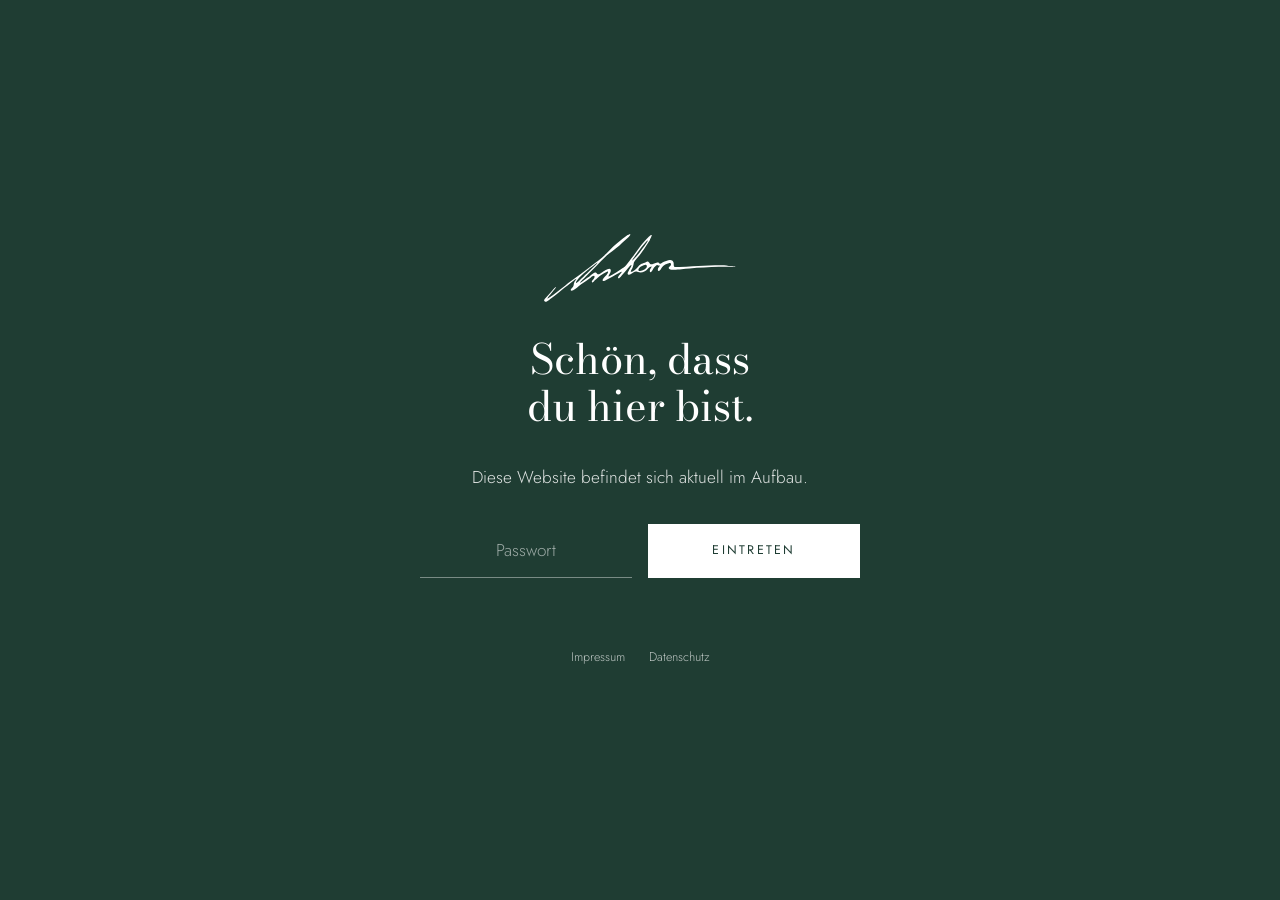
<file: index.html>
<!doctype html>
<html lang="de">
<head>
<meta charset="utf-8">
<meta name="viewport" content="width=device-width,initial-scale=1,viewport-fit=cover">
<title>Anhorn Culinary Consulting – Beratung für Gemeinschaftsverpflegung &amp; Events</title>
<meta name="description" content="Küchenmeister Uwe Anhorn berät Gemeinschaftsverpflegung und hochwertige Firmenveranstaltungen: Speiseplan, Kalkulation, Küchenorganisation und Eventkonzepte.">
<meta property="og:title" content="Anhorn Culinary Consulting">
<meta property="og:description" content="Gute Küche für viele Gäste. Beratung für Gemeinschaftsverpflegung und hochwertige Firmenveranstaltungen.">
<meta property="og:image" content="https://anhorn-culinary.de/assets/img/uwe.webp">
<meta property="og:url" content="https://anhorn-culinary.de/">
<meta property="og:type" content="website">
<link rel="canonical" href="https://anhorn-culinary.de/">
<link rel="icon" href="favicon.svg" type="image/svg+xml">
<link rel="stylesheet" href="assets/fonts.css">
<link rel="preload" href="assets/fonts/bodoni-moda-latin-400-normal.woff2" as="font" type="font/woff2" crossorigin>
<meta name="robots" content="noindex, nofollow">
<script>
/* Baustellen-Sperre: blendet die Seite für Besucher ohne Passwort aus. Zum Livegang diesen Block, das #gate-Element und die robots-Zeile entfernen. */
(function(){var ok=false;try{ok=sessionStorage.getItem('aca-ok')==='1'}catch(e){}if(!ok)document.documentElement.classList.add('locked')})();
</script>
<style>html,body{margin:0}img{max-width:100%}[hidden]{display:none!important}
html.locked #site{display:none}html:not(.locked) #gate{display:none}
#gate{min-height:100vh;min-height:100svh;background:#1F3D33;color:#fff;display:flex;align-items:center;justify-content:center;font-family:"Jost","Futura","Avenir Next","Helvetica Neue",Arial,sans-serif;font-weight:300;padding:48px max(24px,env(safe-area-inset-right,0px)) 48px max(24px,env(safe-area-inset-left,0px));box-sizing:border-box}
#gate .in{max-width:440px;width:100%;display:grid;gap:32px;text-align:center;justify-items:center}
#gate svg{height:72px;width:auto;color:#fff}
#gate h1{font-family:"Bodoni Moda","Didot",Georgia,serif;font-weight:400;font-size:clamp(1.9rem,1.5rem + 1.6vw,2.6rem);line-height:1.15;margin:0}
#gate p{margin:0;line-height:1.7;color:rgba(255,255,255,.85)}
#gate form{display:grid;gap:16px;width:100%}
#gate input{font:inherit;font-weight:300;color:#fff;background:transparent;border:0;border-bottom:1px solid rgba(255,255,255,.4);padding:10px 0;text-align:center;border-radius:0;width:100%;box-sizing:border-box}
#gate input:focus{outline:none;border-bottom-color:#fff}
#gate input::placeholder{color:rgba(255,255,255,.55)}
#gate button{font:inherit;font-size:.78rem;letter-spacing:.18em;text-transform:uppercase;font-weight:400;padding:15px 28px;border:1px solid #fff;background:#fff;color:#1F3D33;cursor:pointer}
#gate button:hover{background:transparent;color:#fff}
#gate .err{min-height:1.5em;font-size:.9rem}
#gate .legal{display:flex;gap:24px;font-size:.78rem}
#gate .legal a{color:rgba(255,255,255,.7);text-decoration:none}
</style>
<style>
/* Layout: zwei Farben, viel Weißraum. Weiße Inhaltsflächen mit grüner Schrift, ein grünes Band für den Kontakt. Bewusst eine einzige helle Optik. */
:root{
  --white:#FFFFFF;
  --green:#1F3D33;
  --green-80:rgba(31,61,51,.78);
  --green-60:rgba(31,61,51,.6);
  --line:rgba(31,61,51,.16);
  --line-inv:rgba(255,255,255,.28);
  --display:"Bodoni Moda","Didot","Bodoni 72",Georgia,serif;
  --body:"Jost","Futura","Avenir Next","Helvetica Neue",Arial,sans-serif;
  --step-0:clamp(1rem,.96rem + .2vw,1.075rem);
  --step-1:clamp(1.2rem,1.1rem + .4vw,1.4rem);
  --step-2:clamp(1.8rem,1.5rem + 1.3vw,2.6rem);
  --step-3:clamp(2.4rem,1.8rem + 2.8vw,4.2rem);
  color-scheme:light;
}
*{box-sizing:border-box}
html{scroll-behavior:smooth}
@media (prefers-reduced-motion:reduce){html{scroll-behavior:auto}*{transition:none!important}}
body{background:var(--white);color:var(--green);font-family:var(--body);font-weight:300;font-size:var(--step-0);line-height:1.7}
body::before{content:"";position:fixed;inset:0 0 auto;height:env(safe-area-inset-top,0px);z-index:10;background:var(--white);transition:background .35s}
html.at-top body::before{background:transparent}
section[id]{scroll-margin-top:96px}
.wrap{max-width:1240px;margin:0 auto;padding-left:max(16px,env(safe-area-inset-left,0px));padding-right:max(16px,env(safe-area-inset-right,0px))}
@media (min-width:700px){.wrap{padding-left:max(64px,env(safe-area-inset-left,0px));padding-right:max(64px,env(safe-area-inset-right,0px))}}
h1,h2,h3{font-family:var(--display);font-weight:400;line-height:1.12;text-wrap:balance;margin:0}
p{margin:0}
a{color:inherit}
:focus-visible{outline:1px solid currentColor;outline-offset:4px}
.eyebrow{font-size:.72rem;letter-spacing:.24em;text-transform:uppercase;font-weight:400;color:var(--green-60)}

#site[data-lang="de"] .en,#site[data-lang="en"] .de{display:none!important}

/* Header */
header{position:fixed;left:0;right:0;top:env(safe-area-inset-top,0px);z-index:9;background:var(--white);transition:background .35s,color .35s}
html.at-top header{background:transparent}
html.at-top header .logo,html.at-top nav .links a,html.at-top .lang button,html.at-top .lang button[aria-pressed="true"]{color:var(--white)}
html.at-top .lang button{opacity:.75}html.at-top .lang button[aria-pressed="true"]{opacity:1}
.bar{display:flex;align-items:center;justify-content:space-between;gap:24px;padding-block:22px}
.logo{display:block;color:var(--green);line-height:0}
.logo svg{height:56px;width:auto;display:block}
nav{display:flex;align-items:center;gap:32px}
nav .links{display:flex;gap:28px}
nav .links a{text-decoration:none;font-size:.78rem;letter-spacing:.16em;text-transform:uppercase;font-weight:400;color:var(--green-80)}
nav .links a:hover{color:var(--green)}
.lang{display:flex;gap:2px;font-size:.74rem;letter-spacing:.14em}
.lang button{all:unset;cursor:pointer;padding:4px 6px;color:var(--green-60)}
.lang button[aria-pressed="true"]{color:var(--green);text-decoration:underline;text-underline-offset:5px}
@media (max-width:820px){nav .links{display:none}}

/* Hero */
.hero{position:relative;height:100vh;height:100svh;min-height:560px;display:flex;align-items:center;color:var(--white);overflow:hidden;background:var(--green)}
.hero .track{position:absolute;inset:0;display:flex;overflow-x:auto;scroll-snap-type:x mandatory;scrollbar-width:none}
.hero .track::-webkit-scrollbar{display:none}
.hero .slide{flex:0 0 100%;margin:0;scroll-snap-align:start;height:100%;max-width:100%}
[hidden]{display:none!important}
.slide img{width:100%;height:100%;object-fit:cover;object-position:62% 35%;display:block}
.shade{position:absolute;inset:0;pointer-events:none;background:linear-gradient(180deg,rgba(15,28,23,.35) 0%,rgba(15,28,23,0) 22%),linear-gradient(90deg,rgba(15,28,23,.6) 0%,rgba(15,28,23,.32) 42%,rgba(15,28,23,0) 68%),rgba(15,28,23,.14)}
.hero .wrap{position:relative;z-index:1;width:100%;padding-block:clamp(96px,12vw,176px);pointer-events:none}
.hero .copy{display:grid;gap:36px;min-width:0;max-width:560px;pointer-events:auto;text-shadow:0 1px 18px rgba(10,20,16,.45),0 1px 3px rgba(10,20,16,.35)}
.hero .eyebrow{color:rgba(255,255,255,.75)}
.hero h1{font-size:var(--step-3)}
.hero h1 em{font-style:italic}
.hero p.lead{max-width:40ch;font-size:var(--step-1);line-height:1.55;color:rgba(255,255,255,.88)}
.hero .btn{background:var(--white);color:var(--green);border-color:var(--white);text-shadow:none}
.hero .btn:hover{background:transparent;color:var(--white)}
@media (max-width:760px){
  .hero{align-items:flex-end}
  .slide img{object-position:55% 30%}
  .shade{background:linear-gradient(180deg,rgba(15,28,23,.4) 0%,rgba(15,28,23,0) 20%),linear-gradient(0deg,rgba(15,28,23,.82) 0%,rgba(15,28,23,.6) 40%,rgba(15,28,23,0) 66%),rgba(15,28,23,.12)}
  .hero .wrap{padding-block:48px 56px}
}
.gnav{position:absolute;z-index:2;right:max(24px,env(safe-area-inset-right,0px));bottom:24px;display:flex;align-items:center;gap:16px;color:var(--white);font-size:.78rem;letter-spacing:.14em}
.gnav button{all:unset;cursor:pointer;padding:2px 6px;font-size:1rem}
.btn{display:inline-block;justify-self:start;text-decoration:none;font-family:var(--body);font-size:.78rem;letter-spacing:.18em;text-transform:uppercase;font-weight:400;padding:16px 30px;border:1px solid var(--green);background:var(--green);color:var(--white);cursor:pointer;transition:background .25s,color .25s}
.btn:hover{background:var(--white);color:var(--green)}

/* Sections */
section.band{padding-block:clamp(112px,15vw,208px)}
.head{display:grid;gap:20px;margin-bottom:clamp(56px,8vw,96px);max-width:60ch}
.head h2{font-size:var(--step-2)}

.fields{display:grid;gap:clamp(64px,8vw,128px);grid-template-columns:1fr}
@media (min-width:860px){.fields{grid-template-columns:1fr 1fr}}
.field{display:grid;gap:28px;align-content:start;min-width:0}
.field h3{font-size:var(--step-1)}
.field > p{color:var(--green-80);max-width:50ch}
.svc{list-style:none;margin:0;padding:0;border-top:1px solid var(--line)}
.svc li{padding-block:20px;border-bottom:1px solid var(--line)}

.steps{list-style:none;margin:0;padding:0;display:grid;grid-template-columns:1fr;gap:32px;counter-reset:s}
@media (min-width:760px){.steps{grid-template-columns:repeat(4,1fr);gap:56px}}
.steps li{counter-increment:s;display:grid;gap:8px;align-content:start;padding-top:20px;border-top:1px solid var(--green)}
.steps li::before{content:counter(s);font-family:var(--display);font-size:1.4rem;font-style:italic}
.steps b{font-weight:400;font-size:1.05rem}
.steps span{color:var(--green-80);font-size:.95rem}

/* Kontakt: grünes Band */
.contact-band{background:var(--green);color:var(--white)}
.contact-band .wrap{padding-block:clamp(112px,15vw,208px);display:grid;gap:clamp(64px,8vw,128px);grid-template-columns:1fr}
@media (min-width:900px){.contact-band .wrap{grid-template-columns:4fr 7fr}}
.contact-band .eyebrow{color:rgba(255,255,255,.65)}
.info{display:grid;gap:28px;align-content:start}
.info h2{font-size:var(--step-2)}
.info dl{margin:0;display:grid;gap:16px}
.info dt{font-size:.7rem;letter-spacing:.2em;text-transform:uppercase;color:rgba(255,255,255,.6)}
.info dd{margin:2px 0 0;user-select:all;word-break:break-word}
form{display:grid;gap:36px 40px;grid-template-columns:1fr 1fr;min-width:0}
.f{display:grid;gap:6px;min-width:0}
.f.full{grid-column:1/-1}
@media (max-width:620px){form{grid-template-columns:1fr}}
label{font-size:.7rem;letter-spacing:.18em;text-transform:uppercase;color:rgba(255,255,255,.7)}
input,select,textarea{font:inherit;font-weight:300;color:var(--white);background:transparent;border:0;border-bottom:1px solid var(--line-inv);padding:10px 0;border-radius:0;width:100%}
select{appearance:none}
select option{background:var(--green);color:var(--white)}
textarea{min-height:120px;resize:vertical}
input:focus,select:focus,textarea:focus{outline:none;border-bottom-color:var(--white)}
.consent{grid-column:1/-1;display:flex;gap:12px;align-items:flex-start;font-size:.88rem;color:rgba(255,255,255,.75);line-height:1.5}
.consent input{width:auto;margin-top:4px;accent-color:var(--white)}
.consent label{all:unset}
.formfoot{grid-column:1/-1;display:flex;flex-wrap:wrap;gap:20px;align-items:center}
.formfoot .btn{background:var(--white);color:var(--green);border-color:var(--white)}
.formfoot .btn:hover{background:transparent;color:var(--white)}
.msg{font-size:.92rem}

footer{background:var(--green);color:var(--white);border-top:1px solid var(--line-inv)}
footer .wrap{padding-block:56px;display:flex;flex-wrap:wrap;gap:20px;justify-content:space-between;align-items:center;font-size:.82rem}
footer .logo{color:var(--white)}
footer .logo svg{height:44px}
footer .legal{display:flex;gap:24px}
footer a{text-decoration:none;opacity:.8}
footer a:hover{opacity:1}
</style>
</head>
<body>


<div id="gate">
  <div class="in">
    <svg viewBox="40 326 516 190" role="img" aria-label="Anhorn"><path fill="currentColor" d="M296.31,428.75l-.05-.02c-4.24-1.74-.25-6.74,1.6-8.86,2.81-3.25,6.44-5.1,10.41-6.32,1.64-.55,3.47-1.21,5.22-1.05,1.16.09,2.32.76,2.83,1.86,3.34,8.51-12.87,16.27-20.01,14.4M292.74,379.34c2.35-3.39,12.62-17.7,21.52-27.21,1.92-2.05,3.63-4.32,5.09-3.76.66.25-.67,2.44-2.98,6-2.9,4.48-11.43,16.28-19.28,26.06-9.93,12.38-18.35,21.44-19.31,20.92-.83-.45,9.89-14.69,14.97-22.02M130.17,457.39c1.16-2.59,2.79-3.85,4.16-6.01,1.62-2.54,3.08-4.19,5.37-6.36.14-.24,9.52-9.72,23.76-20.86,1.09-.93,2.56-1.99,3.89-2.94.28-.21.57-.41.85-.62l.04-.03c2.44-1.73,4.89-3.4,7.3-5.22,3.21-2.4,6.06-5.07,9.3-7.29,3.36-2.17.89.47-1.34,3.03l-18.45,17.67c-5.13,4.97-28.47,27.5-28.47,27.5-3.73,4.22-8.61,6.05-6.42,1.14M550.38,416.26v-.02c-.08-.11-.36-.24-.82-.34-.06-.02-.13-.03-.2-.04-.81-.14-1.69-.21-2.52-.23-4.73-.1-9.52.72-14.22.18-3.93-.44-7.85-1.51-12-1.83-8.11-.62-16.15-.42-24.26-.2-19.45.57-38.9,1.34-58.36,2.29-11.47.8-23.05,2.03-34.6,2.42-2.62.09-5.23.15-7.84.14-1.63-.05-3.37-.01-4.92-.57-4.64-1.73-1.89-8.63-3.8-12.44-1.45-3.72-5.56-6.07-9.46-5.69-5.39.5-10.28,3.87-15.69,4.4-3.13.32-6.81,5.73-9.94,5.58-3.71-.19-3.25-4.03-6.27-3.75-4.2.39-10.67,3.56-14.38,4.69-5.19,1.59-6.25-2.18-9.97-5.92-.38-.36-.87-.69-1.35-.86-3.21-1.05-5.84,2.17-8.7,3.28-3.4,1.5-7.3,1.88-10.44,3.99-6.49,4.14-9.85,11.28-16.29,15.32-1.03.79-11.24,7.48-10.03,2.9.2-.74.62-1.63.99-2.31,4.56-8.07,5.53-10.95,7.01-20.23.59-2.43,2.51-4.61,3.93-6.6,3.51-4.53,7.46-8.58,11.3-12.88,3.8-4.25,6.17-8.6,9.45-13.27.65-.93,14.81-21.85,18-28.15,0,0,4.08-7.81,4.71-11.28.24-1.33-1.49-2.31-5.58,1.39,0,0-1.28,1.31-1.71,1.74-9.1,8.98-16.01,16.78-23.9,26.78l-17.24,24.02c-8.23,10.4-10.99,14.7-18.74,24.36-5.14,6.4-8.79,7.31-14.11,11.04-7.66,5.65-15.95,10.22-24.1,15.11-1.55.76-10.52,7.01-8.49,1.98,1.08-2.61,3-4.94,4.18-7.64,1.3-2.92,2.29-6.34.67-9.25-3.27-5.39-18.5,5.94-22.88,8.5-2.38,1.41-4.75,3.42-7.32,4.42-2.03.86-3.79.36-5.08-1.29-1.02-1.15-1.95-2.66-3.48-3.13-2.3-.68-5.77,1.59-7.93,3.31-2.54,1.92-4.99,3.88-7.45,5.81-1.19.87-5.29,4.29-6.79,4.9l-15.07,10.87-.04.03c-.64.52-1.3,1-1.99,1.43-1.82,1.14-2.67.63-1.16-1.27.93-1.21,2.44-2.61,3.64-3.76,1.1-1.07,2.19-2.17,3.28-3.26,2.41-2.44,4.78-4.91,7.22-7.3l.04-.04,26.49-26.8c9.06-9.63,18.42-19.12,27.99-28.28,4.91-4.59,10.67-8.18,15.99-12.16,1.69-1.31,3.33-2.72,4.95-4.11,4.31-3.72,9.03-6.99,13.36-10.7,4.98-4.43,9.64-9.28,14.8-13.49,3.52-3.06,6.85-6.36,10.2-9.62.84-.86,1.85-1.96,2.6-3.06,1.31-1.77,1.75-4.21-.9-3.75-1.85.36-3.64,1.5-5.23,2.49-9.15,6.18-17.68,13.62-26.19,20.51-4.22,3.42-8.44,6.85-12.37,10.61-6.16,5.97-11.74,12.52-18.06,18.32-13.12,12.8-27.87,23.87-42.72,34.58-19.2,14.58-38.37,29.39-58.18,43.09-4.61,3.59-8.88,7.67-13.56,11.21-5.26,3.73-10.28,7.72-15.26,11.79-6.98,5.31-13.88,10.6-21.16,15.55-.88.56-1.69,1.07-2.62,1.49-.52.23-.88.32-1.11.3-.47-.06-.32-.65.19-1.54,1.6-2.68,5.54-7.06,7.77-9.79,2.82-3.49,5.46-6.77,8.34-10.27,1.9-2.36,4.1-4.61,5.48-7.34,1.87-3.84-2.38-.24-3.34.9-2.19,2.38-4.27,4.82-6.4,7.25-6.37,7.38-13.67,14.36-19.6,22.12-.8,1.23-1.48,2.49-1.52,3.94.16,3.62,4.15,3.35,6.97,2.29,2.19-.85,4.2-2.2,6.13-3.58,2.56-1.86,5.17-3.8,7.68-5.77,6.48-5.2,12.85-10.36,19.31-15.61,4.21-3.55,8.32-7.2,12.7-10.55,6.09-4.52,11.98-9.27,17.92-13.99,2.79-2.13,5.65-4.1,8.42-6.24.94-.67,7-5.58,5.95-3.05-1.52,3.04-4.38,5.61-5.63,8.82-.68,1.58-1.1,3.31-1.27,5.38-.22,2.42-.7,4.83-2.2,6.78-1.72,2.3-4.43,4.03-5.58,6.7-1.47,4.14,3.64,3.12,6.31,1.71,6.96-3.39,14.59-11.42,21.05-15.94,8.67-5.72,17.2-11.75,25.49-18,3.33-2.47,11.21-8.33,9.54.48-.63,3.21-4.39,5.45-6.39,9.08-1.83,3.32.79,5.14,4,2.26.94-.87,1.87-2.29,2.64-3.29,1.31-1.69,3.51-3.23,4.93-4.48,5.04-4.43,8.4-7.08,12.73-10.13,4.9-3.21,9.67-6.8,15.07-9.12,7.43-2.62-.1,7.87-1.78,9.76-2.05,2.47-4.54,4.71-6.65,7.05-1.11,1.16-2.05,2.53-2.61,4.05-1.11,2.81.33,4.85,3.49,3.98,2.37-.64,4.48-2.06,6.63-3.17,9.34-4.84,18.53-9.88,27.51-15.38,5.27-3.14,21.24-13.36,6.4,2.51-2.05,2.19-3.33,4.23-3.77,6.61-.41,2.23.93,2.81,2.99,1.74,2.88-1.56,4.73-4.33,6.8-6.74,3.52-4.28,8.26-8.71,11.53-13.16,2.71-3.7,4.66-6.08,7.65-9.49,1.51-1.65,2.94-3.41,4.83-4.65,5.24-3.08-4.07,11.97-4.68,13.12-1.74,3.25-4.07,5.95-3.75,9.32.25,1.5,1.37,2.33,2.83,2.47,5.02.05,9.11-3.85,13.18-6.32,2.24-1.54,4.95-2.82,7.72-2.04,1.36.35,2.65.94,3.97,1.47,8.85,3.72,18.91-1.8,24.95-8.33,3.29-3.88,6.61-5.49,10.98-6.49-.03.25-.11.54-.25.87-1.73,3.88-5.81,7.6-4.72,12.43.26.97.99,1.94,2.03,1.8,3.1-.72,4.48-4.64,5.96-7.16,1.77-3.16,4.45-6.83,7.26-9.14,2.5-2.1,4.22-4.32,5.96-1.56.58.92,5.97-.56,5.01.98-2.24,3.61-6.13,7.06-5.04,11.89.26.97.99,1.94,2.03,1.8,3.1-.72,4.48-2.95,5.96-5.46,1.77-3.16,3.93-6.14,6.74-8.45,2.84-2.38,6.38-3.7,9.79-5.06,1.44-.53,2.88-1.16,4.37-1.56,1.51-.38,3.15-.53,4.51.35,2.47,1.88,1.24,5.59-.93,7.21-1.46,1.29-3.04,2.21-3.74,3.55-.77,1.47.24,3.19,1.63,4.1,5.75,3.24,14.81,2.28,21.84,1.78,3.6-.31,6.7-.7,10.21-1.14,6.99-.94,14-1.26,21.04-1.86,25.62-2.47,51.37-3.25,77.07-4.44,6.75-.1,13.77.26,20.57,0,5.06-.15,10.3-.34,15.35-.41,1.88-.06,3.8-.09,5.64-.33.46-.06.93-.15,1.39-.25.78-.18,1.15-.4,1.05-.57"/></svg>
    <h1>Schön, dass du hier bist.</h1>
    <p>Diese Website befindet sich aktuell im Aufbau.</p>
    <form id="gate-form">
      <label for="gate-pw" style="position:absolute;left:-9999px">Passwort</label>
      <input id="gate-pw" type="password" placeholder="Passwort" autocomplete="current-password">
      <button type="submit">Eintreten</button>
      <p class="err" id="gate-err" role="status"></p>
    </form>
    <div class="legal"><a href="impressum.html">Impressum</a><a href="datenschutz.html">Datenschutz</a></div>
  </div>
</div>
<script>
(function(){
  var H=1022792023;
  function hash(s){var h=5381;for(var i=0;i<s.length;i++){h=(Math.imul(h,33)^s.charCodeAt(i))>>>0}return h}
  document.getElementById('gate-form').addEventListener('submit',function(e){
    e.preventDefault();
    var v=document.getElementById('gate-pw').value;
    if(hash(v)===H){try{sessionStorage.setItem('aca-ok','1')}catch(x){}document.documentElement.classList.remove('locked');window.scrollTo(0,0);window.dispatchEvent(new Event('scroll'))}
    else{document.getElementById('gate-err').textContent='Das Passwort stimmt leider nicht.'}
  });
})();
</script>
<div id="site" data-lang="de">
<header id="hdr">
  <div class="wrap bar">
    <a class="logo" href="#top" aria-label="Anhorn Culinary Consulting"><svg viewBox="40 326 516 190" role="img" aria-hidden="true"><path fill="currentColor" d="M296.31,428.75l-.05-.02c-4.24-1.74-.25-6.74,1.6-8.86,2.81-3.25,6.44-5.1,10.41-6.32,1.64-.55,3.47-1.21,5.22-1.05,1.16.09,2.32.76,2.83,1.86,3.34,8.51-12.87,16.27-20.01,14.4M292.74,379.34c2.35-3.39,12.62-17.7,21.52-27.21,1.92-2.05,3.63-4.32,5.09-3.76.66.25-.67,2.44-2.98,6-2.9,4.48-11.43,16.28-19.28,26.06-9.93,12.38-18.35,21.44-19.31,20.92-.83-.45,9.89-14.69,14.97-22.02M130.17,457.39c1.16-2.59,2.79-3.85,4.16-6.01,1.62-2.54,3.08-4.19,5.37-6.36.14-.24,9.52-9.72,23.76-20.86,1.09-.93,2.56-1.99,3.89-2.94.28-.21.57-.41.85-.62l.04-.03c2.44-1.73,4.89-3.4,7.3-5.22,3.21-2.4,6.06-5.07,9.3-7.29,3.36-2.17.89.47-1.34,3.03l-18.45,17.67c-5.13,4.97-28.47,27.5-28.47,27.5-3.73,4.22-8.61,6.05-6.42,1.14M550.38,416.26v-.02c-.08-.11-.36-.24-.82-.34-.06-.02-.13-.03-.2-.04-.81-.14-1.69-.21-2.52-.23-4.73-.1-9.52.72-14.22.18-3.93-.44-7.85-1.51-12-1.83-8.11-.62-16.15-.42-24.26-.2-19.45.57-38.9,1.34-58.36,2.29-11.47.8-23.05,2.03-34.6,2.42-2.62.09-5.23.15-7.84.14-1.63-.05-3.37-.01-4.92-.57-4.64-1.73-1.89-8.63-3.8-12.44-1.45-3.72-5.56-6.07-9.46-5.69-5.39.5-10.28,3.87-15.69,4.4-3.13.32-6.81,5.73-9.94,5.58-3.71-.19-3.25-4.03-6.27-3.75-4.2.39-10.67,3.56-14.38,4.69-5.19,1.59-6.25-2.18-9.97-5.92-.38-.36-.87-.69-1.35-.86-3.21-1.05-5.84,2.17-8.7,3.28-3.4,1.5-7.3,1.88-10.44,3.99-6.49,4.14-9.85,11.28-16.29,15.32-1.03.79-11.24,7.48-10.03,2.9.2-.74.62-1.63.99-2.31,4.56-8.07,5.53-10.95,7.01-20.23.59-2.43,2.51-4.61,3.93-6.6,3.51-4.53,7.46-8.58,11.3-12.88,3.8-4.25,6.17-8.6,9.45-13.27.65-.93,14.81-21.85,18-28.15,0,0,4.08-7.81,4.71-11.28.24-1.33-1.49-2.31-5.58,1.39,0,0-1.28,1.31-1.71,1.74-9.1,8.98-16.01,16.78-23.9,26.78l-17.24,24.02c-8.23,10.4-10.99,14.7-18.74,24.36-5.14,6.4-8.79,7.31-14.11,11.04-7.66,5.65-15.95,10.22-24.1,15.11-1.55.76-10.52,7.01-8.49,1.98,1.08-2.61,3-4.94,4.18-7.64,1.3-2.92,2.29-6.34.67-9.25-3.27-5.39-18.5,5.94-22.88,8.5-2.38,1.41-4.75,3.42-7.32,4.42-2.03.86-3.79.36-5.08-1.29-1.02-1.15-1.95-2.66-3.48-3.13-2.3-.68-5.77,1.59-7.93,3.31-2.54,1.92-4.99,3.88-7.45,5.81-1.19.87-5.29,4.29-6.79,4.9l-15.07,10.87-.04.03c-.64.52-1.3,1-1.99,1.43-1.82,1.14-2.67.63-1.16-1.27.93-1.21,2.44-2.61,3.64-3.76,1.1-1.07,2.19-2.17,3.28-3.26,2.41-2.44,4.78-4.91,7.22-7.3l.04-.04,26.49-26.8c9.06-9.63,18.42-19.12,27.99-28.28,4.91-4.59,10.67-8.18,15.99-12.16,1.69-1.31,3.33-2.72,4.95-4.11,4.31-3.72,9.03-6.99,13.36-10.7,4.98-4.43,9.64-9.28,14.8-13.49,3.52-3.06,6.85-6.36,10.2-9.62.84-.86,1.85-1.96,2.6-3.06,1.31-1.77,1.75-4.21-.9-3.75-1.85.36-3.64,1.5-5.23,2.49-9.15,6.18-17.68,13.62-26.19,20.51-4.22,3.42-8.44,6.85-12.37,10.61-6.16,5.97-11.74,12.52-18.06,18.32-13.12,12.8-27.87,23.87-42.72,34.58-19.2,14.58-38.37,29.39-58.18,43.09-4.61,3.59-8.88,7.67-13.56,11.21-5.26,3.73-10.28,7.72-15.26,11.79-6.98,5.31-13.88,10.6-21.16,15.55-.88.56-1.69,1.07-2.62,1.49-.52.23-.88.32-1.11.3-.47-.06-.32-.65.19-1.54,1.6-2.68,5.54-7.06,7.77-9.79,2.82-3.49,5.46-6.77,8.34-10.27,1.9-2.36,4.1-4.61,5.48-7.34,1.87-3.84-2.38-.24-3.34.9-2.19,2.38-4.27,4.82-6.4,7.25-6.37,7.38-13.67,14.36-19.6,22.12-.8,1.23-1.48,2.49-1.52,3.94.16,3.62,4.15,3.35,6.97,2.29,2.19-.85,4.2-2.2,6.13-3.58,2.56-1.86,5.17-3.8,7.68-5.77,6.48-5.2,12.85-10.36,19.31-15.61,4.21-3.55,8.32-7.2,12.7-10.55,6.09-4.52,11.98-9.27,17.92-13.99,2.79-2.13,5.65-4.1,8.42-6.24.94-.67,7-5.58,5.95-3.05-1.52,3.04-4.38,5.61-5.63,8.82-.68,1.58-1.1,3.31-1.27,5.38-.22,2.42-.7,4.83-2.2,6.78-1.72,2.3-4.43,4.03-5.58,6.7-1.47,4.14,3.64,3.12,6.31,1.71,6.96-3.39,14.59-11.42,21.05-15.94,8.67-5.72,17.2-11.75,25.49-18,3.33-2.47,11.21-8.33,9.54.48-.63,3.21-4.39,5.45-6.39,9.08-1.83,3.32.79,5.14,4,2.26.94-.87,1.87-2.29,2.64-3.29,1.31-1.69,3.51-3.23,4.93-4.48,5.04-4.43,8.4-7.08,12.73-10.13,4.9-3.21,9.67-6.8,15.07-9.12,7.43-2.62-.1,7.87-1.78,9.76-2.05,2.47-4.54,4.71-6.65,7.05-1.11,1.16-2.05,2.53-2.61,4.05-1.11,2.81.33,4.85,3.49,3.98,2.37-.64,4.48-2.06,6.63-3.17,9.34-4.84,18.53-9.88,27.51-15.38,5.27-3.14,21.24-13.36,6.4,2.51-2.05,2.19-3.33,4.23-3.77,6.61-.41,2.23.93,2.81,2.99,1.74,2.88-1.56,4.73-4.33,6.8-6.74,3.52-4.28,8.26-8.71,11.53-13.16,2.71-3.7,4.66-6.08,7.65-9.49,1.51-1.65,2.94-3.41,4.83-4.65,5.24-3.08-4.07,11.97-4.68,13.12-1.74,3.25-4.07,5.95-3.75,9.32.25,1.5,1.37,2.33,2.83,2.47,5.02.05,9.11-3.85,13.18-6.32,2.24-1.54,4.95-2.82,7.72-2.04,1.36.35,2.65.94,3.97,1.47,8.85,3.72,18.91-1.8,24.95-8.33,3.29-3.88,6.61-5.49,10.98-6.49-.03.25-.11.54-.25.87-1.73,3.88-5.81,7.6-4.72,12.43.26.97.99,1.94,2.03,1.8,3.1-.72,4.48-4.64,5.96-7.16,1.77-3.16,4.45-6.83,7.26-9.14,2.5-2.1,4.22-4.32,5.96-1.56.58.92,5.97-.56,5.01.98-2.24,3.61-6.13,7.06-5.04,11.89.26.97.99,1.94,2.03,1.8,3.1-.72,4.48-2.95,5.96-5.46,1.77-3.16,3.93-6.14,6.74-8.45,2.84-2.38,6.38-3.7,9.79-5.06,1.44-.53,2.88-1.16,4.37-1.56,1.51-.38,3.15-.53,4.51.35,2.47,1.88,1.24,5.59-.93,7.21-1.46,1.29-3.04,2.21-3.74,3.55-.77,1.47.24,3.19,1.63,4.1,5.75,3.24,14.81,2.28,21.84,1.78,3.6-.31,6.7-.7,10.21-1.14,6.99-.94,14-1.26,21.04-1.86,25.62-2.47,51.37-3.25,77.07-4.44,6.75-.1,13.77.26,20.57,0,5.06-.15,10.3-.34,15.35-.41,1.88-.06,3.8-.09,5.64-.33.46-.06.93-.15,1.39-.25.78-.18,1.15-.4,1.05-.57"/></svg></a>
    <nav aria-label="Navigation">
      <div class="links">
        <a href="#leistungen"><span class="de">Leistungen</span><span class="en">Services</span></a>
        <a href="#ablauf"><span class="de">Ablauf</span><span class="en">Process</span></a>
        <a href="#kontakt"><span class="de">Kontakt</span><span class="en">Contact</span></a>
      </div>
      <div class="lang" role="group" aria-label="Sprache / Language">
        <button type="button" id="lang-de" aria-pressed="true">DE</button>
        <button type="button" id="lang-en" aria-pressed="false">EN</button>
      </div>
    </nav>
  </div>
</header>

<main id="top">
<section class="hero" aria-label="Einstieg">
  <div class="track" id="gallery-track">
    <figure class="slide"><img src="assets/img/uwe.webp" alt="Uwe Anhorn in der Küche mit einer Kiste frischem Gemüse" width="1536" height="1024"></figure>
  </div>
  <div class="shade" aria-hidden="true"></div>
  <div class="wrap">
    <div class="copy">
      <p class="eyebrow">Culinary Consulting</p>
      <h1><span class="de">Gute Küche für <em>viele Gäste.</em></span><span class="en">Fine food for <em>many guests.</em></span></h1>
      <p class="lead"><span class="de">Beratung für Gemeinschaftsverpflegung und hochwertige Firmenveranstaltungen, von Küchenmeister Uwe Anhorn.</span><span class="en">Consulting for contract catering and premium corporate events, by master chef Uwe Anhorn.</span></p>
      <a class="btn" href="#kontakt"><span class="de">Erstgespräch anfragen</span><span class="en">Request a first call</span></a>
    </div>
  </div>
  <div class="gnav" id="gallery-nav" hidden>
    <button type="button" id="g-prev" aria-label="Vorheriges Bild">&#8592;</button>
    <span id="g-count">1 / 1</span>
    <button type="button" id="g-next" aria-label="Nächstes Bild">&#8594;</button>
  </div>
</section>

<section class="band" id="leistungen">
  <div class="wrap">
    <div class="head">
      <p class="eyebrow"><span class="de">Leistungen</span><span class="en">Services</span></p>
      <h2><span class="de">Zwei Schwerpunkte</span><span class="en">Two areas of focus</span></h2>
    </div>
    <div class="fields">
      <div class="field">
        <h3><span class="de">Gemeinschaftsverpflegung</span><span class="en">Contract catering</span></h3>
        <p><span class="de">Für Betriebsrestaurants, Schulen und Einrichtungen, die täglich gut kochen wollen.</span><span class="en">For staff restaurants, schools and institutions that want to cook well every day.</span></p>
        <ul class="svc">
          <li><span class="de">Speiseplan und Konzept</span><span class="en">Menu planning and concept</span></li>
          <li><span class="de">Kalkulation und Wareneinsatz</span><span class="en">Costing and food cost</span></li>
          <li><span class="de">Küchenorganisation und Abläufe</span><span class="en">Kitchen organisation and workflows</span></li>
          <li><span class="de">Schulung des Küchenteams</span><span class="en">Kitchen team training</span></li>
        </ul>
      </div>
      <div class="field">
        <h3><span class="de">Firmenfeiern &amp; Events</span><span class="en">Corporate events</span></h3>
        <p><span class="de">Für Unternehmen, die ihre Gäste mit einer Küche empfangen wollen, die in Erinnerung bleibt.</span><span class="en">For companies that want to welcome guests with food they will remember.</span></p>
        <ul class="svc">
          <li><span class="de">Menü- und Eventkonzept</span><span class="en">Menu and event concept</span></li>
          <li><span class="de">Planung großer Veranstaltungen</span><span class="en">Planning large events</span></li>
          <li><span class="de">Auswahl und Steuerung von Caterern</span><span class="en">Selecting and managing caterers</span></li>
          <li><span class="de">Begleitung vor Ort</span><span class="en">On-site support</span></li>
        </ul>
      </div>
    </div>
  </div>
</section>

<section class="band" id="ablauf">
  <div class="wrap">
    <div class="head">
      <p class="eyebrow"><span class="de">Ablauf</span><span class="en">Process</span></p>
      <h2><span class="de">So arbeiten wir zusammen</span><span class="en">How we work together</span></h2>
    </div>
    <ol class="steps">
      <li><b><span class="de">Erstgespräch</span><span class="en">First call</span></b><span><span class="de">Ziele, Rahmen und Budget klären.</span><span class="en">Goals, scope and budget.</span></span></li>
      <li><b><span class="de">Analyse vor Ort</span><span class="en">On-site review</span></b><span><span class="de">Küche, Team und Abläufe ansehen.</span><span class="en">Kitchen, team and workflows.</span></span></li>
      <li><b><span class="de">Konzept</span><span class="en">Concept</span></b><span><span class="de">Konkrete Empfehlungen mit Kalkulation.</span><span class="en">Concrete recommendations with costing.</span></span></li>
      <li><b><span class="de">Umsetzung</span><span class="en">Implementation</span></b><span><span class="de">Begleitung in der Küche, bis es läuft.</span><span class="en">Hands-on support until it runs.</span></span></li>
    </ol>
  </div>
</section>

<section class="contact-band" id="kontakt">
  <div class="wrap">
    <div class="info">
      <p class="eyebrow"><span class="de">Kontakt</span><span class="en">Contact</span></p>
      <h2><span class="de">Erzählen Sie mir von Ihrem Vorhaben.</span><span class="en">Tell me about your project.</span></h2>
      <dl>
        <div><dt><span class="de">Telefon</span><span class="en">Phone</span></dt><dd>+49 157 84855537</dd></div>
        <div><dt>E-Mail</dt><dd>uwe.anhorn@gmail.com</dd></div>
      </dl>
    </div>
    <form id="contact-form" novalidate>
      <input type="checkbox" name="botcheck" tabindex="-1" autocomplete="off" style="display:none">
      <div class="f"><label for="name">Name *</label><input id="name" name="name" autocomplete="name" required></div>
      <div class="f"><label for="company"><span class="de">Unternehmen</span><span class="en">Company</span></label><input id="company" name="company" autocomplete="organization"></div>
      <div class="f"><label for="email">E-Mail *</label><input id="email" name="email" type="email" autocomplete="email" required></div>
      <div class="f"><label for="phone"><span class="de">Telefon</span><span class="en">Phone</span></label><input id="phone" name="phone" type="tel" autocomplete="tel"></div>
      <div class="f full"><label for="message"><span class="de">Nachricht *</span><span class="en">Message *</span></label><textarea id="message" name="message" required></textarea></div>
      <div class="consent"><input type="checkbox" id="consent" required><label for="consent"><span class="de">Ich bin einverstanden, dass meine Angaben zur Bearbeitung der Anfrage gespeichert werden (siehe <a href="datenschutz.html">Datenschutzerklärung</a>). *</span><span class="en">I agree that my details will be stored to process my enquiry (see <a href="datenschutz.html">privacy policy</a>). *</span></label></div>
      <div class="formfoot">
        <button class="btn" type="submit"><span class="de">Anfrage senden</span><span class="en">Send enquiry</span></button>
        <p class="msg" id="form-msg" role="status"></p>
      </div>
    </form>
  </div>
</section>
</main>

<footer>
  <div class="wrap">
    <a class="logo" href="#top" aria-label="Anhorn Culinary Consulting"><svg viewBox="40 326 516 190" role="img" aria-hidden="true"><path fill="currentColor" d="M296.31,428.75l-.05-.02c-4.24-1.74-.25-6.74,1.6-8.86,2.81-3.25,6.44-5.1,10.41-6.32,1.64-.55,3.47-1.21,5.22-1.05,1.16.09,2.32.76,2.83,1.86,3.34,8.51-12.87,16.27-20.01,14.4M292.74,379.34c2.35-3.39,12.62-17.7,21.52-27.21,1.92-2.05,3.63-4.32,5.09-3.76.66.25-.67,2.44-2.98,6-2.9,4.48-11.43,16.28-19.28,26.06-9.93,12.38-18.35,21.44-19.31,20.92-.83-.45,9.89-14.69,14.97-22.02M130.17,457.39c1.16-2.59,2.79-3.85,4.16-6.01,1.62-2.54,3.08-4.19,5.37-6.36.14-.24,9.52-9.72,23.76-20.86,1.09-.93,2.56-1.99,3.89-2.94.28-.21.57-.41.85-.62l.04-.03c2.44-1.73,4.89-3.4,7.3-5.22,3.21-2.4,6.06-5.07,9.3-7.29,3.36-2.17.89.47-1.34,3.03l-18.45,17.67c-5.13,4.97-28.47,27.5-28.47,27.5-3.73,4.22-8.61,6.05-6.42,1.14M550.38,416.26v-.02c-.08-.11-.36-.24-.82-.34-.06-.02-.13-.03-.2-.04-.81-.14-1.69-.21-2.52-.23-4.73-.1-9.52.72-14.22.18-3.93-.44-7.85-1.51-12-1.83-8.11-.62-16.15-.42-24.26-.2-19.45.57-38.9,1.34-58.36,2.29-11.47.8-23.05,2.03-34.6,2.42-2.62.09-5.23.15-7.84.14-1.63-.05-3.37-.01-4.92-.57-4.64-1.73-1.89-8.63-3.8-12.44-1.45-3.72-5.56-6.07-9.46-5.69-5.39.5-10.28,3.87-15.69,4.4-3.13.32-6.81,5.73-9.94,5.58-3.71-.19-3.25-4.03-6.27-3.75-4.2.39-10.67,3.56-14.38,4.69-5.19,1.59-6.25-2.18-9.97-5.92-.38-.36-.87-.69-1.35-.86-3.21-1.05-5.84,2.17-8.7,3.28-3.4,1.5-7.3,1.88-10.44,3.99-6.49,4.14-9.85,11.28-16.29,15.32-1.03.79-11.24,7.48-10.03,2.9.2-.74.62-1.63.99-2.31,4.56-8.07,5.53-10.95,7.01-20.23.59-2.43,2.51-4.61,3.93-6.6,3.51-4.53,7.46-8.58,11.3-12.88,3.8-4.25,6.17-8.6,9.45-13.27.65-.93,14.81-21.85,18-28.15,0,0,4.08-7.81,4.71-11.28.24-1.33-1.49-2.31-5.58,1.39,0,0-1.28,1.31-1.71,1.74-9.1,8.98-16.01,16.78-23.9,26.78l-17.24,24.02c-8.23,10.4-10.99,14.7-18.74,24.36-5.14,6.4-8.79,7.31-14.11,11.04-7.66,5.65-15.95,10.22-24.1,15.11-1.55.76-10.52,7.01-8.49,1.98,1.08-2.61,3-4.94,4.18-7.64,1.3-2.92,2.29-6.34.67-9.25-3.27-5.39-18.5,5.94-22.88,8.5-2.38,1.41-4.75,3.42-7.32,4.42-2.03.86-3.79.36-5.08-1.29-1.02-1.15-1.95-2.66-3.48-3.13-2.3-.68-5.77,1.59-7.93,3.31-2.54,1.92-4.99,3.88-7.45,5.81-1.19.87-5.29,4.29-6.79,4.9l-15.07,10.87-.04.03c-.64.52-1.3,1-1.99,1.43-1.82,1.14-2.67.63-1.16-1.27.93-1.21,2.44-2.61,3.64-3.76,1.1-1.07,2.19-2.17,3.28-3.26,2.41-2.44,4.78-4.91,7.22-7.3l.04-.04,26.49-26.8c9.06-9.63,18.42-19.12,27.99-28.28,4.91-4.59,10.67-8.18,15.99-12.16,1.69-1.31,3.33-2.72,4.95-4.11,4.31-3.72,9.03-6.99,13.36-10.7,4.98-4.43,9.64-9.28,14.8-13.49,3.52-3.06,6.85-6.36,10.2-9.62.84-.86,1.85-1.96,2.6-3.06,1.31-1.77,1.75-4.21-.9-3.75-1.85.36-3.64,1.5-5.23,2.49-9.15,6.18-17.68,13.62-26.19,20.51-4.22,3.42-8.44,6.85-12.37,10.61-6.16,5.97-11.74,12.52-18.06,18.32-13.12,12.8-27.87,23.87-42.72,34.58-19.2,14.58-38.37,29.39-58.18,43.09-4.61,3.59-8.88,7.67-13.56,11.21-5.26,3.73-10.28,7.72-15.26,11.79-6.98,5.31-13.88,10.6-21.16,15.55-.88.56-1.69,1.07-2.62,1.49-.52.23-.88.32-1.11.3-.47-.06-.32-.65.19-1.54,1.6-2.68,5.54-7.06,7.77-9.79,2.82-3.49,5.46-6.77,8.34-10.27,1.9-2.36,4.1-4.61,5.48-7.34,1.87-3.84-2.38-.24-3.34.9-2.19,2.38-4.27,4.82-6.4,7.25-6.37,7.38-13.67,14.36-19.6,22.12-.8,1.23-1.48,2.49-1.52,3.94.16,3.62,4.15,3.35,6.97,2.29,2.19-.85,4.2-2.2,6.13-3.58,2.56-1.86,5.17-3.8,7.68-5.77,6.48-5.2,12.85-10.36,19.31-15.61,4.21-3.55,8.32-7.2,12.7-10.55,6.09-4.52,11.98-9.27,17.92-13.99,2.79-2.13,5.65-4.1,8.42-6.24.94-.67,7-5.58,5.95-3.05-1.52,3.04-4.38,5.61-5.63,8.82-.68,1.58-1.1,3.31-1.27,5.38-.22,2.42-.7,4.83-2.2,6.78-1.72,2.3-4.43,4.03-5.58,6.7-1.47,4.14,3.64,3.12,6.31,1.71,6.96-3.39,14.59-11.42,21.05-15.94,8.67-5.72,17.2-11.75,25.49-18,3.33-2.47,11.21-8.33,9.54.48-.63,3.21-4.39,5.45-6.39,9.08-1.83,3.32.79,5.14,4,2.26.94-.87,1.87-2.29,2.64-3.29,1.31-1.69,3.51-3.23,4.93-4.48,5.04-4.43,8.4-7.08,12.73-10.13,4.9-3.21,9.67-6.8,15.07-9.12,7.43-2.62-.1,7.87-1.78,9.76-2.05,2.47-4.54,4.71-6.65,7.05-1.11,1.16-2.05,2.53-2.61,4.05-1.11,2.81.33,4.85,3.49,3.98,2.37-.64,4.48-2.06,6.63-3.17,9.34-4.84,18.53-9.88,27.51-15.38,5.27-3.14,21.24-13.36,6.4,2.51-2.05,2.19-3.33,4.23-3.77,6.61-.41,2.23.93,2.81,2.99,1.74,2.88-1.56,4.73-4.33,6.8-6.74,3.52-4.28,8.26-8.71,11.53-13.16,2.71-3.7,4.66-6.08,7.65-9.49,1.51-1.65,2.94-3.41,4.83-4.65,5.24-3.08-4.07,11.97-4.68,13.12-1.74,3.25-4.07,5.95-3.75,9.32.25,1.5,1.37,2.33,2.83,2.47,5.02.05,9.11-3.85,13.18-6.32,2.24-1.54,4.95-2.82,7.72-2.04,1.36.35,2.65.94,3.97,1.47,8.85,3.72,18.91-1.8,24.95-8.33,3.29-3.88,6.61-5.49,10.98-6.49-.03.25-.11.54-.25.87-1.73,3.88-5.81,7.6-4.72,12.43.26.97.99,1.94,2.03,1.8,3.1-.72,4.48-4.64,5.96-7.16,1.77-3.16,4.45-6.83,7.26-9.14,2.5-2.1,4.22-4.32,5.96-1.56.58.92,5.97-.56,5.01.98-2.24,3.61-6.13,7.06-5.04,11.89.26.97.99,1.94,2.03,1.8,3.1-.72,4.48-2.95,5.96-5.46,1.77-3.16,3.93-6.14,6.74-8.45,2.84-2.38,6.38-3.7,9.79-5.06,1.44-.53,2.88-1.16,4.37-1.56,1.51-.38,3.15-.53,4.51.35,2.47,1.88,1.24,5.59-.93,7.21-1.46,1.29-3.04,2.21-3.74,3.55-.77,1.47.24,3.19,1.63,4.1,5.75,3.24,14.81,2.28,21.84,1.78,3.6-.31,6.7-.7,10.21-1.14,6.99-.94,14-1.26,21.04-1.86,25.62-2.47,51.37-3.25,77.07-4.44,6.75-.1,13.77.26,20.57,0,5.06-.15,10.3-.34,15.35-.41,1.88-.06,3.8-.09,5.64-.33.46-.06.93-.15,1.39-.25.78-.18,1.15-.4,1.05-.57"/></svg></a>
    <div class="legal"><a href="impressum.html"><span class="de">Impressum</span><span class="en">Legal notice</span></a><a href="datenschutz.html"><span class="de">Datenschutz</span><span class="en">Privacy</span></a></div>
  </div>
</footer>
</div>

<script>
(function(){
  const root=document.documentElement,hero=document.querySelector('.hero'),hdr=document.getElementById('hdr');
  const top=()=>root.classList.toggle('at-top',window.scrollY<hero.offsetHeight-hdr.offsetHeight-8);
  window.addEventListener('scroll',top,{passive:true});window.addEventListener('resize',top);top();
  const site=document.getElementById('site');
  const de=document.getElementById('lang-de'),en=document.getElementById('lang-en');
  function setLang(l){
    site.dataset.lang=l;document.documentElement.lang=l;
    de.setAttribute('aria-pressed',l==='de');en.setAttribute('aria-pressed',l==='en');
  }
  de.addEventListener('click',()=>setLang('de'));
  en.addEventListener('click',()=>setLang('en'));

  const track=document.getElementById('gallery-track'),slides=track.children,gnav=document.getElementById('gallery-nav'),gc=document.getElementById('g-count');
  if(slides.length>1){
    gnav.hidden=false;
    const idx=()=>Math.round(track.scrollLeft/track.clientWidth);
    const upd=()=>{gc.textContent=(idx()+1)+' / '+slides.length};
    const go=d=>{const i=(idx()+d+slides.length)%slides.length;track.scrollTo({left:i*track.clientWidth,behavior:'smooth'})};
    document.getElementById('g-prev').onclick=()=>go(-1);
    document.getElementById('g-next').onclick=()=>go(1);
    track.addEventListener('scroll',upd,{passive:true});upd();
  }

  // Web3Forms-Zugangsschlüssel (öffentlich, nur für den Formularversand). Wird bei der Einrichtung eingetragen.
  const WEB3FORMS_KEY='';
  const form=document.getElementById('contact-form'),msg=document.getElementById('form-msg'),btn=form.querySelector('button[type=submit]');
  form.addEventListener('submit',async function(e){
    e.preventDefault();
    const de=site.dataset.lang==='de';
    const ok=form.name.value.trim()&&form.email.value&&form.email.validity.valid&&form.message.value.trim()&&form.consent.checked;
    if(!ok){msg.textContent=de?'Bitte Name, gültige E-Mail, Nachricht und Einwilligung ausfüllen.':'Please fill in name, a valid email, message and consent.';return}
    if(!WEB3FORMS_KEY){msg.textContent=de?'Das Formular wird gerade eingerichtet. Bitte schreiben Sie vorerst an uwe.anhorn@gmail.com.':'The form is being set up. Please email uwe.anhorn@gmail.com for now.';return}
    btn.disabled=true;msg.textContent=de?'Wird gesendet …':'Sending …';
    const data={access_key:WEB3FORMS_KEY,subject:'Neue Anfrage über anhorn-culinary.de',from_name:'anhorn-culinary.de',
      name:form.name.value.trim(),email:form.email.value.trim(),replyto:form.email.value.trim(),
      unternehmen:form.company.value.trim(),telefon:form.phone.value.trim(),nachricht:form.message.value.trim(),botcheck:form.botcheck.checked};
    try{
      const r=await fetch('https://api.web3forms.com/submit',{method:'POST',headers:{'Content-Type':'application/json',Accept:'application/json'},body:JSON.stringify(data)});
      const j=await r.json();
      if(j.success){form.reset();msg.textContent=de?'Vielen Dank! Ihre Anfrage ist angekommen. Ich melde mich in Kürze.':'Thank you! Your enquiry has arrived. I will be in touch shortly.'}
      else throw new Error(j.message);
    }catch(err){msg.textContent=de?'Das hat leider nicht geklappt. Bitte schreiben Sie direkt an uwe.anhorn@gmail.com.':'Sending failed. Please email uwe.anhorn@gmail.com directly.'}
    btn.disabled=false;
  });
})();
</script>

</body>
</html>
</file>
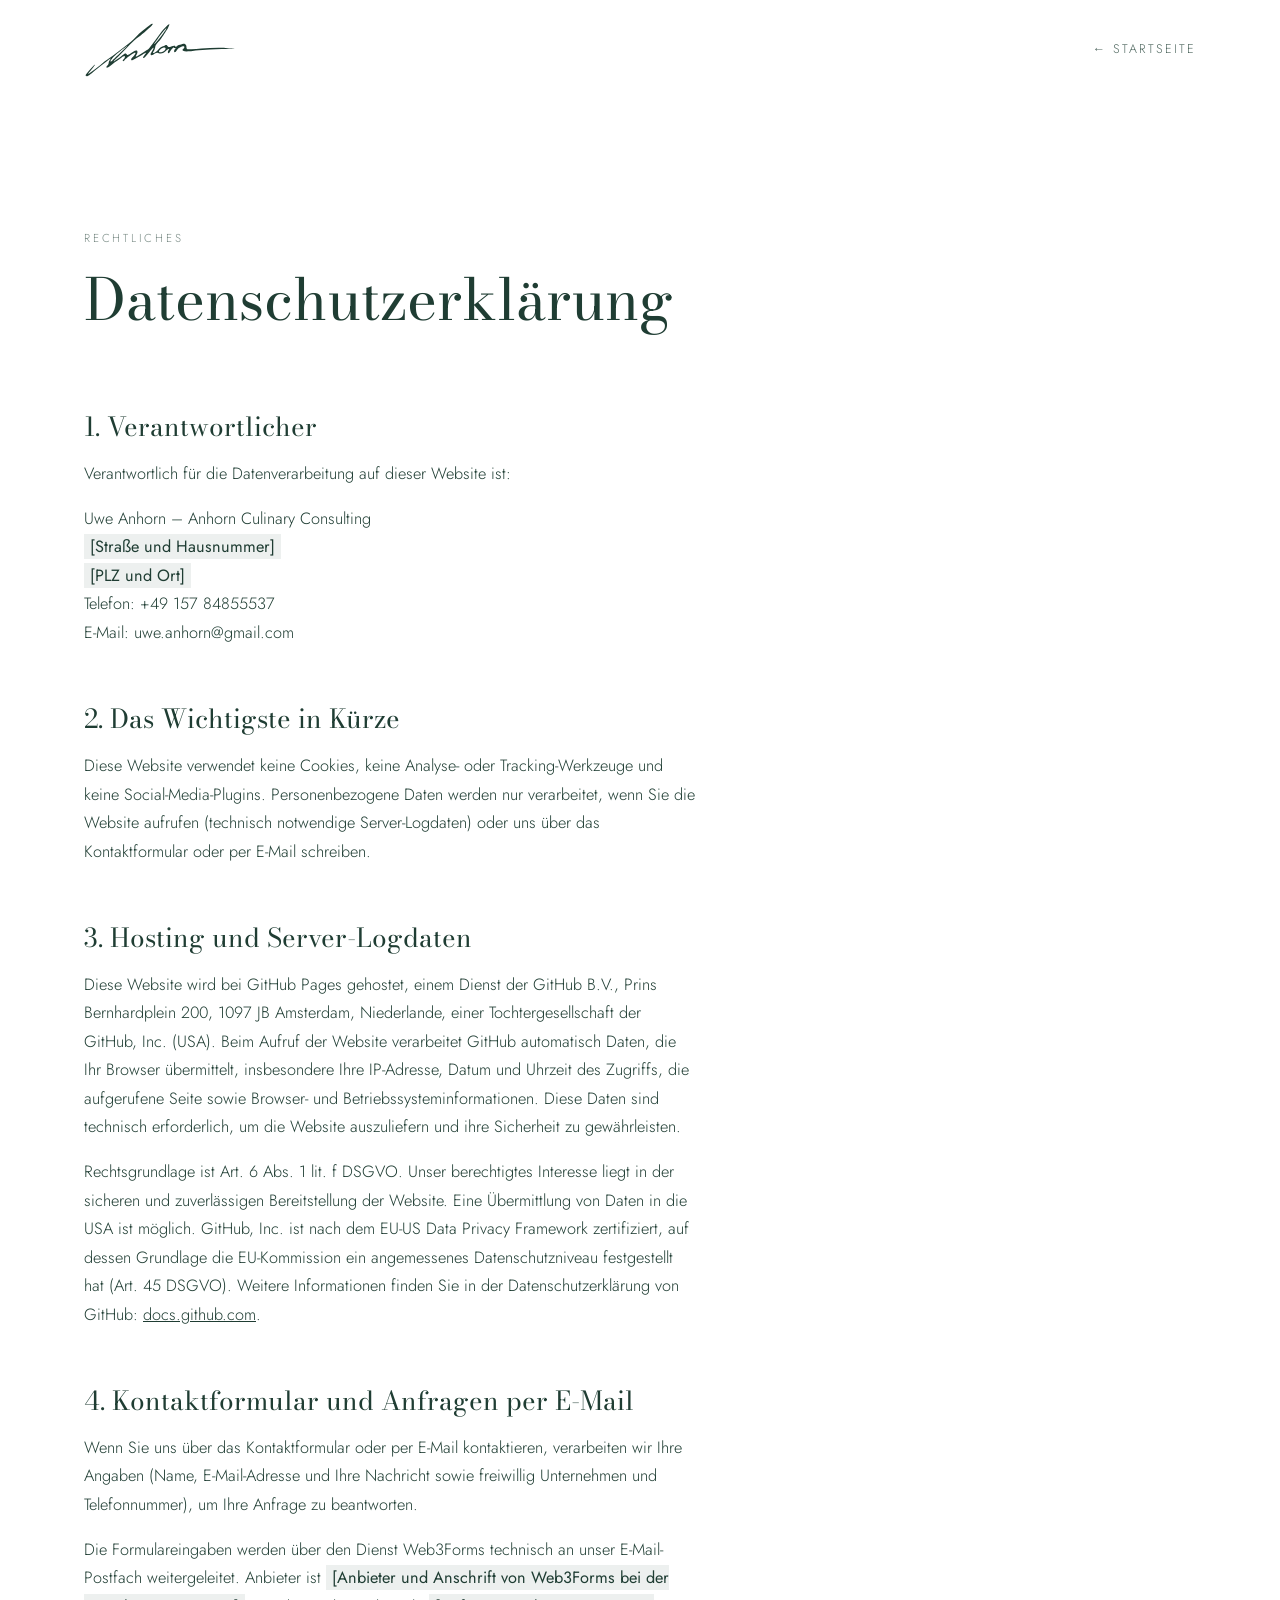
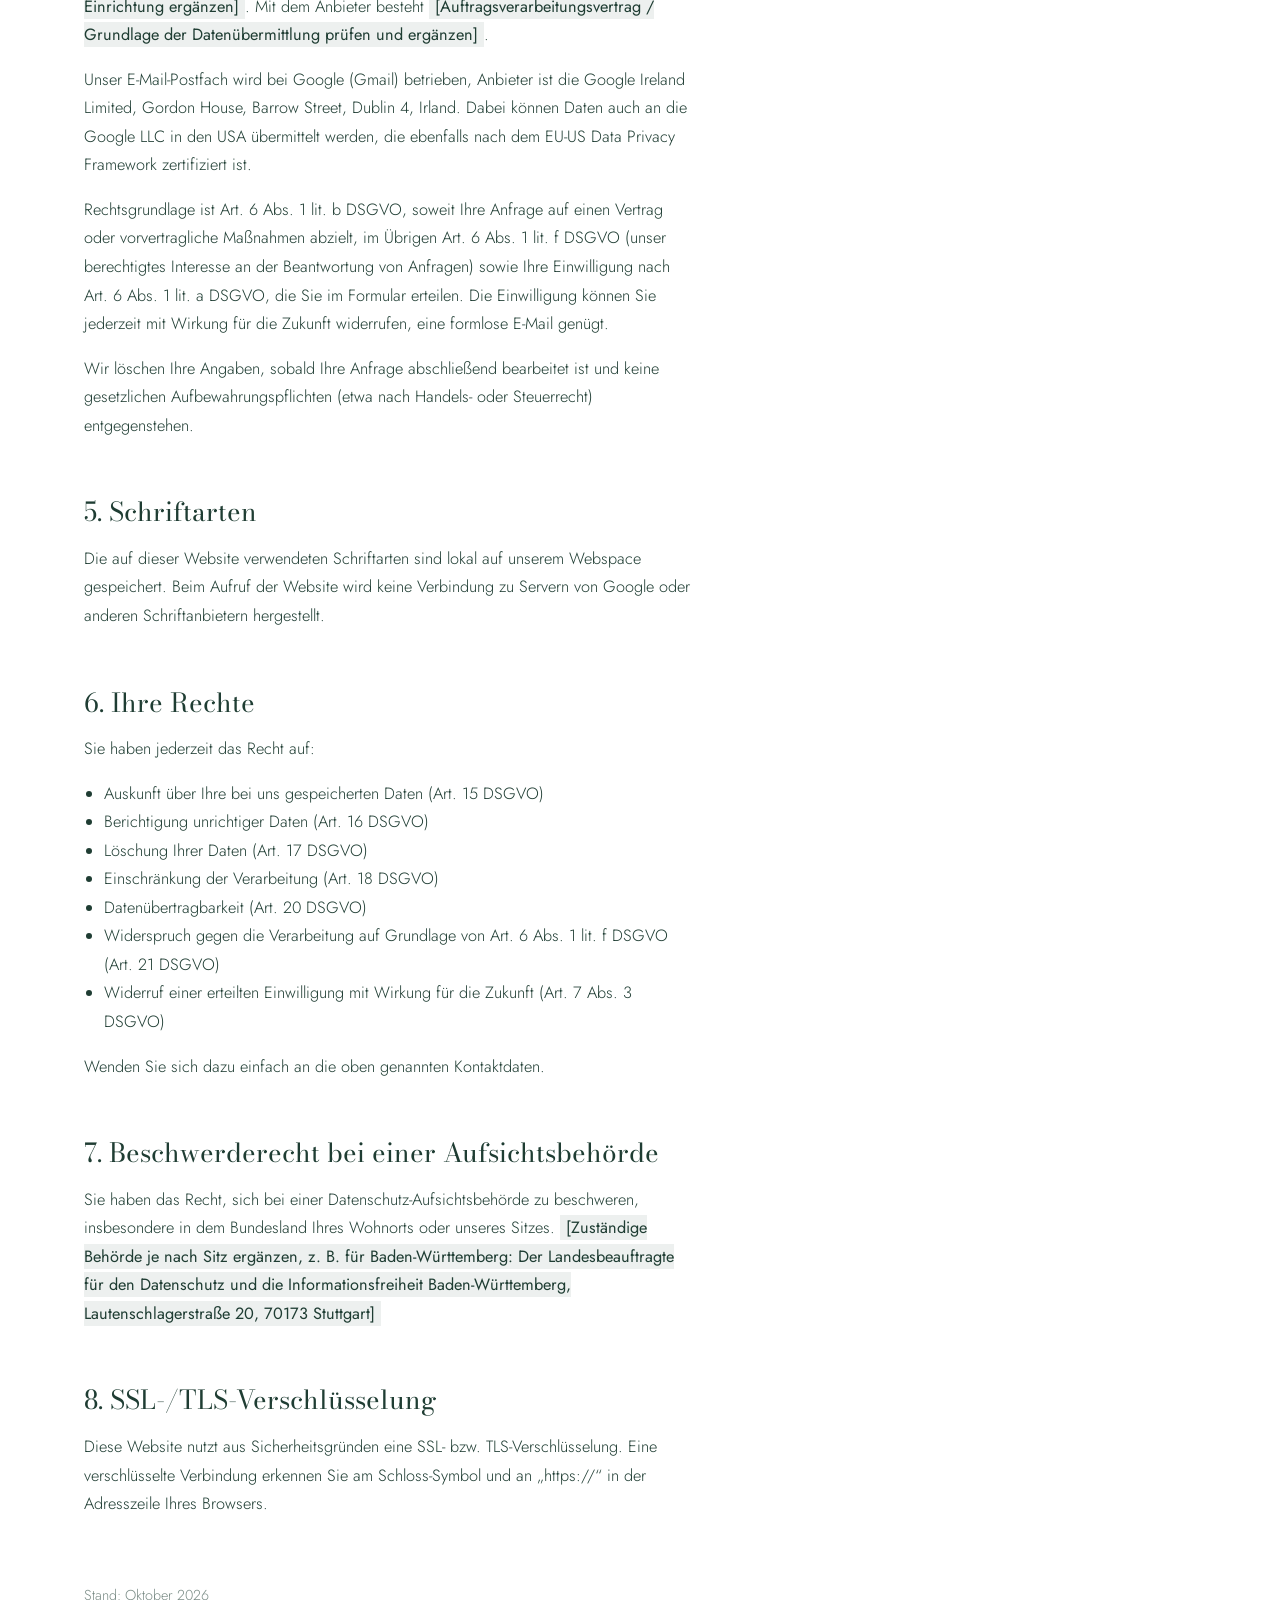
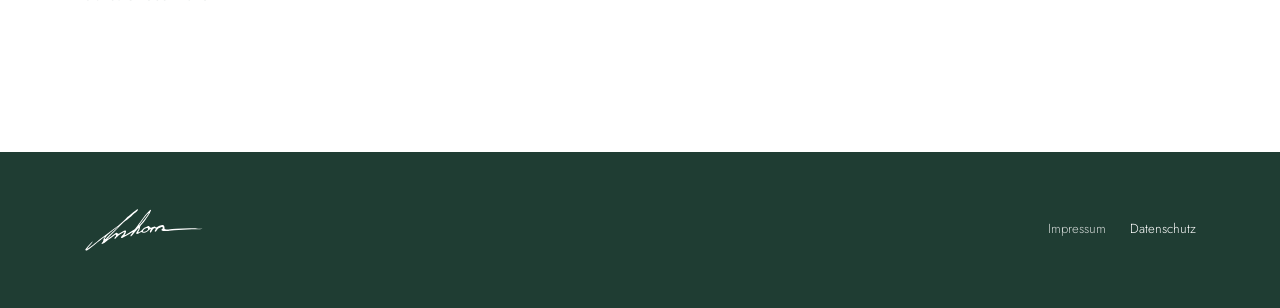
<file: datenschutz.html>
<!doctype html>
<html lang="de">
<head>
<meta charset="utf-8">
<meta name="viewport" content="width=device-width,initial-scale=1,viewport-fit=cover">
<meta name="robots" content="noindex">
<title>Datenschutz – Anhorn Culinary Consulting</title>
<link rel="stylesheet" href="assets/fonts.css">
<link rel="icon" href="favicon.svg" type="image/svg+xml">
<style>
:root{--white:#FFFFFF;--green:#1F3D33;--green-80:rgba(31,61,51,.78);--green-60:rgba(31,61,51,.6);--line:rgba(31,61,51,.16);
--display:"Bodoni Moda","Didot","Bodoni 72",Georgia,serif;--body:"Jost","Futura","Avenir Next","Helvetica Neue",Arial,sans-serif;color-scheme:light}
*{box-sizing:border-box}
html{-webkit-text-size-adjust:100%}
body{margin:0;background:var(--white);color:var(--green);font-family:var(--body);font-weight:300;font-size:1.02rem;line-height:1.75;padding-top:env(safe-area-inset-top,0px);padding-bottom:env(safe-area-inset-bottom,0px)}
.wrap{max-width:1240px;margin:0 auto;padding-left:max(16px,env(safe-area-inset-left,0px));padding-right:max(16px,env(safe-area-inset-right,0px))}
@media (min-width:700px){.wrap{padding-left:max(64px,env(safe-area-inset-left,0px));padding-right:max(64px,env(safe-area-inset-right,0px))}}
a{color:inherit}
:focus-visible{outline:1px solid currentColor;outline-offset:4px}
header .wrap{display:flex;align-items:center;justify-content:space-between;gap:24px;padding-block:22px}
.logo{display:block;color:var(--green);line-height:0}
.logo svg{height:56px;width:auto;display:block}
.back{font-size:.78rem;letter-spacing:.16em;text-transform:uppercase;text-decoration:none;color:var(--green-80)}
.back:hover{color:var(--green)}
main .wrap{padding-block:clamp(72px,10vw,144px)}
.legal{max-width:68ch}
.eyebrow{font-size:.72rem;letter-spacing:.24em;text-transform:uppercase;color:var(--green-60);margin:0 0 20px}
h1{font-family:var(--display);font-weight:400;font-size:clamp(2.2rem,1.7rem + 2.4vw,3.6rem);line-height:1.1;margin:0 0 clamp(48px,7vw,80px);text-wrap:balance}
h2{font-family:var(--display);font-weight:400;font-size:clamp(1.3rem,1.15rem + .6vw,1.65rem);line-height:1.25;margin:56px 0 16px;text-wrap:balance}
h3{font-weight:500;font-size:1rem;margin:32px 0 8px}
p,ul{margin:0 0 16px}
ul{padding-left:1.2em}
address{font-style:normal}
.todo{background:rgba(31,61,51,.08);padding:1px 6px;font-weight:400}
.updated{margin-top:64px;color:var(--green-60);font-size:.9rem}
footer{background:var(--green);color:var(--white)}
footer .wrap{padding-block:56px;display:flex;flex-wrap:wrap;gap:20px;justify-content:space-between;align-items:center;font-size:.82rem}
footer .logo{color:var(--white)}
footer .logo svg{height:44px}
footer nav{display:flex;gap:24px}
footer nav a{text-decoration:none;opacity:.8}
footer nav a:hover,footer nav a[aria-current]{opacity:1}
</style>
</head>
<body>
<header><div class="wrap"><a class="logo" href="/" aria-label="Zur Startseite"><svg viewBox="40 326 516 190" role="img" aria-label="Anhorn"><path fill="currentColor" d="M296.31,428.75l-.05-.02c-4.24-1.74-.25-6.74,1.6-8.86,2.81-3.25,6.44-5.1,10.41-6.32,1.64-.55,3.47-1.21,5.22-1.05,1.16.09,2.32.76,2.83,1.86,3.34,8.51-12.87,16.27-20.01,14.4M292.74,379.34c2.35-3.39,12.62-17.7,21.52-27.21,1.92-2.05,3.63-4.32,5.09-3.76.66.25-.67,2.44-2.98,6-2.9,4.48-11.43,16.28-19.28,26.06-9.93,12.38-18.35,21.44-19.31,20.92-.83-.45,9.89-14.69,14.97-22.02M130.17,457.39c1.16-2.59,2.79-3.85,4.16-6.01,1.62-2.54,3.08-4.19,5.37-6.36.14-.24,9.52-9.72,23.76-20.86,1.09-.93,2.56-1.99,3.89-2.94.28-.21.57-.41.85-.62l.04-.03c2.44-1.73,4.89-3.4,7.3-5.22,3.21-2.4,6.06-5.07,9.3-7.29,3.36-2.17.89.47-1.34,3.03l-18.45,17.67c-5.13,4.97-28.47,27.5-28.47,27.5-3.73,4.22-8.61,6.05-6.42,1.14M550.38,416.26v-.02c-.08-.11-.36-.24-.82-.34-.06-.02-.13-.03-.2-.04-.81-.14-1.69-.21-2.52-.23-4.73-.1-9.52.72-14.22.18-3.93-.44-7.85-1.51-12-1.83-8.11-.62-16.15-.42-24.26-.2-19.45.57-38.9,1.34-58.36,2.29-11.47.8-23.05,2.03-34.6,2.42-2.62.09-5.23.15-7.84.14-1.63-.05-3.37-.01-4.92-.57-4.64-1.73-1.89-8.63-3.8-12.44-1.45-3.72-5.56-6.07-9.46-5.69-5.39.5-10.28,3.87-15.69,4.4-3.13.32-6.81,5.73-9.94,5.58-3.71-.19-3.25-4.03-6.27-3.75-4.2.39-10.67,3.56-14.38,4.69-5.19,1.59-6.25-2.18-9.97-5.92-.38-.36-.87-.69-1.35-.86-3.21-1.05-5.84,2.17-8.7,3.28-3.4,1.5-7.3,1.88-10.44,3.99-6.49,4.14-9.85,11.28-16.29,15.32-1.03.79-11.24,7.48-10.03,2.9.2-.74.62-1.63.99-2.31,4.56-8.07,5.53-10.95,7.01-20.23.59-2.43,2.51-4.61,3.93-6.6,3.51-4.53,7.46-8.58,11.3-12.88,3.8-4.25,6.17-8.6,9.45-13.27.65-.93,14.81-21.85,18-28.15,0,0,4.08-7.81,4.71-11.28.24-1.33-1.49-2.31-5.58,1.39,0,0-1.28,1.31-1.71,1.74-9.1,8.98-16.01,16.78-23.9,26.78l-17.24,24.02c-8.23,10.4-10.99,14.7-18.74,24.36-5.14,6.4-8.79,7.31-14.11,11.04-7.66,5.65-15.95,10.22-24.1,15.11-1.55.76-10.52,7.01-8.49,1.98,1.08-2.61,3-4.94,4.18-7.64,1.3-2.92,2.29-6.34.67-9.25-3.27-5.39-18.5,5.94-22.88,8.5-2.38,1.41-4.75,3.42-7.32,4.42-2.03.86-3.79.36-5.08-1.29-1.02-1.15-1.95-2.66-3.48-3.13-2.3-.68-5.77,1.59-7.93,3.31-2.54,1.92-4.99,3.88-7.45,5.81-1.19.87-5.29,4.29-6.79,4.9l-15.07,10.87-.04.03c-.64.52-1.3,1-1.99,1.43-1.82,1.14-2.67.63-1.16-1.27.93-1.21,2.44-2.61,3.64-3.76,1.1-1.07,2.19-2.17,3.28-3.26,2.41-2.44,4.78-4.91,7.22-7.3l.04-.04,26.49-26.8c9.06-9.63,18.42-19.12,27.99-28.28,4.91-4.59,10.67-8.18,15.99-12.16,1.69-1.31,3.33-2.72,4.95-4.11,4.31-3.72,9.03-6.99,13.36-10.7,4.98-4.43,9.64-9.28,14.8-13.49,3.52-3.06,6.85-6.36,10.2-9.62.84-.86,1.85-1.96,2.6-3.06,1.31-1.77,1.75-4.21-.9-3.75-1.85.36-3.64,1.5-5.23,2.49-9.15,6.18-17.68,13.62-26.19,20.51-4.22,3.42-8.44,6.85-12.37,10.61-6.16,5.97-11.74,12.52-18.06,18.32-13.12,12.8-27.87,23.87-42.72,34.58-19.2,14.58-38.37,29.39-58.18,43.09-4.61,3.59-8.88,7.67-13.56,11.21-5.26,3.73-10.28,7.72-15.26,11.79-6.98,5.31-13.88,10.6-21.16,15.55-.88.56-1.69,1.07-2.62,1.49-.52.23-.88.32-1.11.3-.47-.06-.32-.65.19-1.54,1.6-2.68,5.54-7.06,7.77-9.79,2.82-3.49,5.46-6.77,8.34-10.27,1.9-2.36,4.1-4.61,5.48-7.34,1.87-3.84-2.38-.24-3.34.9-2.19,2.38-4.27,4.82-6.4,7.25-6.37,7.38-13.67,14.36-19.6,22.12-.8,1.23-1.48,2.49-1.52,3.94.16,3.62,4.15,3.35,6.97,2.29,2.19-.85,4.2-2.2,6.13-3.58,2.56-1.86,5.17-3.8,7.68-5.77,6.48-5.2,12.85-10.36,19.31-15.61,4.21-3.55,8.32-7.2,12.7-10.55,6.09-4.52,11.98-9.27,17.92-13.99,2.79-2.13,5.65-4.1,8.42-6.24.94-.67,7-5.58,5.95-3.05-1.52,3.04-4.38,5.61-5.63,8.82-.68,1.58-1.1,3.31-1.27,5.38-.22,2.42-.7,4.83-2.2,6.78-1.72,2.3-4.43,4.03-5.58,6.7-1.47,4.14,3.64,3.12,6.31,1.71,6.96-3.39,14.59-11.42,21.05-15.94,8.67-5.72,17.2-11.75,25.49-18,3.33-2.47,11.21-8.33,9.54.48-.63,3.21-4.39,5.45-6.39,9.08-1.83,3.32.79,5.14,4,2.26.94-.87,1.87-2.29,2.64-3.29,1.31-1.69,3.51-3.23,4.93-4.48,5.04-4.43,8.4-7.08,12.73-10.13,4.9-3.21,9.67-6.8,15.07-9.12,7.43-2.62-.1,7.87-1.78,9.76-2.05,2.47-4.54,4.71-6.65,7.05-1.11,1.16-2.05,2.53-2.61,4.05-1.11,2.81.33,4.85,3.49,3.98,2.37-.64,4.48-2.06,6.63-3.17,9.34-4.84,18.53-9.88,27.51-15.38,5.27-3.14,21.24-13.36,6.4,2.51-2.05,2.19-3.33,4.23-3.77,6.61-.41,2.23.93,2.81,2.99,1.74,2.88-1.56,4.73-4.33,6.8-6.74,3.52-4.28,8.26-8.71,11.53-13.16,2.71-3.7,4.66-6.08,7.65-9.49,1.51-1.65,2.94-3.41,4.83-4.65,5.24-3.08-4.07,11.97-4.68,13.12-1.74,3.25-4.07,5.95-3.75,9.32.25,1.5,1.37,2.33,2.83,2.47,5.02.05,9.11-3.85,13.18-6.32,2.24-1.54,4.95-2.82,7.72-2.04,1.36.35,2.65.94,3.97,1.47,8.85,3.72,18.91-1.8,24.95-8.33,3.29-3.88,6.61-5.49,10.98-6.49-.03.25-.11.54-.25.87-1.73,3.88-5.81,7.6-4.72,12.43.26.97.99,1.94,2.03,1.8,3.1-.72,4.48-4.64,5.96-7.16,1.77-3.16,4.45-6.83,7.26-9.14,2.5-2.1,4.22-4.32,5.96-1.56.58.92,5.97-.56,5.01.98-2.24,3.61-6.13,7.06-5.04,11.89.26.97.99,1.94,2.03,1.8,3.1-.72,4.48-2.95,5.96-5.46,1.77-3.16,3.93-6.14,6.74-8.45,2.84-2.38,6.38-3.7,9.79-5.06,1.44-.53,2.88-1.16,4.37-1.56,1.51-.38,3.15-.53,4.51.35,2.47,1.88,1.24,5.59-.93,7.21-1.46,1.29-3.04,2.21-3.74,3.55-.77,1.47.24,3.19,1.63,4.1,5.75,3.24,14.81,2.28,21.84,1.78,3.6-.31,6.7-.7,10.21-1.14,6.99-.94,14-1.26,21.04-1.86,25.62-2.47,51.37-3.25,77.07-4.44,6.75-.1,13.77.26,20.57,0,5.06-.15,10.3-.34,15.35-.41,1.88-.06,3.8-.09,5.64-.33.46-.06.93-.15,1.39-.25.78-.18,1.15-.4,1.05-.57"/></svg></a><a class="back" href="/">&#8592; Startseite</a></div></header>
<main><div class="wrap"><article class="legal">
<p class="eyebrow">Rechtliches</p>
<h1>Datenschutzerklärung</h1>

<h2>1. Verantwortlicher</h2>
<p>Verantwortlich für die Datenverarbeitung auf dieser Website ist:</p>
<address><p>Uwe Anhorn – Anhorn Culinary Consulting<br>
<span class="todo">[Straße und Hausnummer]</span><br>
<span class="todo">[PLZ und Ort]</span><br>
Telefon: +49 157 84855537<br>
E-Mail: uwe.anhorn@gmail.com</p></address>

<h2>2. Das Wichtigste in Kürze</h2>
<p>Diese Website verwendet keine Cookies, keine Analyse- oder Tracking-Werkzeuge und keine Social-Media-Plugins. Personenbezogene Daten werden nur verarbeitet, wenn Sie die Website aufrufen (technisch notwendige Server-Logdaten) oder uns über das Kontaktformular oder per E-Mail schreiben.</p>

<h2>3. Hosting und Server-Logdaten</h2>
<p>Diese Website wird bei GitHub Pages gehostet, einem Dienst der GitHub B.V., Prins Bernhardplein 200, 1097 JB Amsterdam, Niederlande, einer Tochtergesellschaft der GitHub, Inc. (USA). Beim Aufruf der Website verarbeitet GitHub automatisch Daten, die Ihr Browser übermittelt, insbesondere Ihre IP-Adresse, Datum und Uhrzeit des Zugriffs, die aufgerufene Seite sowie Browser- und Betriebssysteminformationen. Diese Daten sind technisch erforderlich, um die Website auszuliefern und ihre Sicherheit zu gewährleisten.</p>
<p>Rechtsgrundlage ist Art. 6 Abs. 1 lit. f DSGVO. Unser berechtigtes Interesse liegt in der sicheren und zuverlässigen Bereitstellung der Website. Eine Übermittlung von Daten in die USA ist möglich. GitHub, Inc. ist nach dem EU-US Data Privacy Framework zertifiziert, auf dessen Grundlage die EU-Kommission ein angemessenes Datenschutzniveau festgestellt hat (Art. 45 DSGVO). Weitere Informationen finden Sie in der Datenschutzerklärung von GitHub: <a href="https://docs.github.com/de/site-policy/privacy-policies/github-general-privacy-statement" rel="noopener">docs.github.com</a>.</p>

<h2>4. Kontaktformular und Anfragen per E-Mail</h2>
<p>Wenn Sie uns über das Kontaktformular oder per E-Mail kontaktieren, verarbeiten wir Ihre Angaben (Name, E-Mail-Adresse und Ihre Nachricht sowie freiwillig Unternehmen und Telefonnummer), um Ihre Anfrage zu beantworten.</p>
<p>Die Formulareingaben werden über den Dienst Web3Forms technisch an unser E-Mail-Postfach weitergeleitet. Anbieter ist <span class="todo">[Anbieter und Anschrift von Web3Forms bei der Einrichtung ergänzen]</span>. Mit dem Anbieter besteht <span class="todo">[Auftragsverarbeitungsvertrag / Grundlage der Datenübermittlung prüfen und ergänzen]</span>.</p>
<p>Unser E-Mail-Postfach wird bei Google (Gmail) betrieben, Anbieter ist die Google Ireland Limited, Gordon House, Barrow Street, Dublin 4, Irland. Dabei können Daten auch an die Google LLC in den USA übermittelt werden, die ebenfalls nach dem EU-US Data Privacy Framework zertifiziert ist.</p>
<p>Rechtsgrundlage ist Art. 6 Abs. 1 lit. b DSGVO, soweit Ihre Anfrage auf einen Vertrag oder vorvertragliche Maßnahmen abzielt, im Übrigen Art. 6 Abs. 1 lit. f DSGVO (unser berechtigtes Interesse an der Beantwortung von Anfragen) sowie Ihre Einwilligung nach Art. 6 Abs. 1 lit. a DSGVO, die Sie im Formular erteilen. Die Einwilligung können Sie jederzeit mit Wirkung für die Zukunft widerrufen, eine formlose E-Mail genügt.</p>
<p>Wir löschen Ihre Angaben, sobald Ihre Anfrage abschließend bearbeitet ist und keine gesetzlichen Aufbewahrungspflichten (etwa nach Handels- oder Steuerrecht) entgegenstehen.</p>

<h2>5. Schriftarten</h2>
<p>Die auf dieser Website verwendeten Schriftarten sind lokal auf unserem Webspace gespeichert. Beim Aufruf der Website wird keine Verbindung zu Servern von Google oder anderen Schriftanbietern hergestellt.</p>

<h2>6. Ihre Rechte</h2>
<p>Sie haben jederzeit das Recht auf:</p>
<ul>
<li>Auskunft über Ihre bei uns gespeicherten Daten (Art. 15 DSGVO)</li>
<li>Berichtigung unrichtiger Daten (Art. 16 DSGVO)</li>
<li>Löschung Ihrer Daten (Art. 17 DSGVO)</li>
<li>Einschränkung der Verarbeitung (Art. 18 DSGVO)</li>
<li>Datenübertragbarkeit (Art. 20 DSGVO)</li>
<li>Widerspruch gegen die Verarbeitung auf Grundlage von Art. 6 Abs. 1 lit. f DSGVO (Art. 21 DSGVO)</li>
<li>Widerruf einer erteilten Einwilligung mit Wirkung für die Zukunft (Art. 7 Abs. 3 DSGVO)</li>
</ul>
<p>Wenden Sie sich dazu einfach an die oben genannten Kontaktdaten.</p>

<h2>7. Beschwerderecht bei einer Aufsichtsbehörde</h2>
<p>Sie haben das Recht, sich bei einer Datenschutz-Aufsichtsbehörde zu beschweren, insbesondere in dem Bundesland Ihres Wohnorts oder unseres Sitzes. <span class="todo">[Zuständige Behörde je nach Sitz ergänzen, z. B. für Baden-Württemberg: Der Landesbeauftragte für den Datenschutz und die Informationsfreiheit Baden-Württemberg, Lautenschlagerstraße 20, 70173 Stuttgart]</span></p>

<h2>8. SSL-/TLS-Verschlüsselung</h2>
<p>Diese Website nutzt aus Sicherheitsgründen eine SSL- bzw. TLS-Verschlüsselung. Eine verschlüsselte Verbindung erkennen Sie am Schloss-Symbol und an „https://“ in der Adresszeile Ihres Browsers.</p>

<p class="updated">Stand: Oktober 2026</p>
</article></div></main>
<footer><div class="wrap"><a class="logo" href="/" aria-label="Zur Startseite"><svg viewBox="40 326 516 190" role="img" aria-label="Anhorn"><path fill="currentColor" d="M296.31,428.75l-.05-.02c-4.24-1.74-.25-6.74,1.6-8.86,2.81-3.25,6.44-5.1,10.41-6.32,1.64-.55,3.47-1.21,5.22-1.05,1.16.09,2.32.76,2.83,1.86,3.34,8.51-12.87,16.27-20.01,14.4M292.74,379.34c2.35-3.39,12.62-17.7,21.52-27.21,1.92-2.05,3.63-4.32,5.09-3.76.66.25-.67,2.44-2.98,6-2.9,4.48-11.43,16.28-19.28,26.06-9.93,12.38-18.35,21.44-19.31,20.92-.83-.45,9.89-14.69,14.97-22.02M130.17,457.39c1.16-2.59,2.79-3.85,4.16-6.01,1.62-2.54,3.08-4.19,5.37-6.36.14-.24,9.52-9.72,23.76-20.86,1.09-.93,2.56-1.99,3.89-2.94.28-.21.57-.41.85-.62l.04-.03c2.44-1.73,4.89-3.4,7.3-5.22,3.21-2.4,6.06-5.07,9.3-7.29,3.36-2.17.89.47-1.34,3.03l-18.45,17.67c-5.13,4.97-28.47,27.5-28.47,27.5-3.73,4.22-8.61,6.05-6.42,1.14M550.38,416.26v-.02c-.08-.11-.36-.24-.82-.34-.06-.02-.13-.03-.2-.04-.81-.14-1.69-.21-2.52-.23-4.73-.1-9.52.72-14.22.18-3.93-.44-7.85-1.51-12-1.83-8.11-.62-16.15-.42-24.26-.2-19.45.57-38.9,1.34-58.36,2.29-11.47.8-23.05,2.03-34.6,2.42-2.62.09-5.23.15-7.84.14-1.63-.05-3.37-.01-4.92-.57-4.64-1.73-1.89-8.63-3.8-12.44-1.45-3.72-5.56-6.07-9.46-5.69-5.39.5-10.28,3.87-15.69,4.4-3.13.32-6.81,5.73-9.94,5.58-3.71-.19-3.25-4.03-6.27-3.75-4.2.39-10.67,3.56-14.38,4.69-5.19,1.59-6.25-2.18-9.97-5.92-.38-.36-.87-.69-1.35-.86-3.21-1.05-5.84,2.17-8.7,3.28-3.4,1.5-7.3,1.88-10.44,3.99-6.49,4.14-9.85,11.28-16.29,15.32-1.03.79-11.24,7.48-10.03,2.9.2-.74.62-1.63.99-2.31,4.56-8.07,5.53-10.95,7.01-20.23.59-2.43,2.51-4.61,3.93-6.6,3.51-4.53,7.46-8.58,11.3-12.88,3.8-4.25,6.17-8.6,9.45-13.27.65-.93,14.81-21.85,18-28.15,0,0,4.08-7.81,4.71-11.28.24-1.33-1.49-2.31-5.58,1.39,0,0-1.28,1.31-1.71,1.74-9.1,8.98-16.01,16.78-23.9,26.78l-17.24,24.02c-8.23,10.4-10.99,14.7-18.74,24.36-5.14,6.4-8.79,7.31-14.11,11.04-7.66,5.65-15.95,10.22-24.1,15.11-1.55.76-10.52,7.01-8.49,1.98,1.08-2.61,3-4.94,4.18-7.64,1.3-2.92,2.29-6.34.67-9.25-3.27-5.39-18.5,5.94-22.88,8.5-2.38,1.41-4.75,3.42-7.32,4.42-2.03.86-3.79.36-5.08-1.29-1.02-1.15-1.95-2.66-3.48-3.13-2.3-.68-5.77,1.59-7.93,3.31-2.54,1.92-4.99,3.88-7.45,5.81-1.19.87-5.29,4.29-6.79,4.9l-15.07,10.87-.04.03c-.64.52-1.3,1-1.99,1.43-1.82,1.14-2.67.63-1.16-1.27.93-1.21,2.44-2.61,3.64-3.76,1.1-1.07,2.19-2.17,3.28-3.26,2.41-2.44,4.78-4.91,7.22-7.3l.04-.04,26.49-26.8c9.06-9.63,18.42-19.12,27.99-28.28,4.91-4.59,10.67-8.18,15.99-12.16,1.69-1.31,3.33-2.72,4.95-4.11,4.31-3.72,9.03-6.99,13.36-10.7,4.98-4.43,9.64-9.28,14.8-13.49,3.52-3.06,6.85-6.36,10.2-9.62.84-.86,1.85-1.96,2.6-3.06,1.31-1.77,1.75-4.21-.9-3.75-1.85.36-3.64,1.5-5.23,2.49-9.15,6.18-17.68,13.62-26.19,20.51-4.22,3.42-8.44,6.85-12.37,10.61-6.16,5.97-11.74,12.52-18.06,18.32-13.12,12.8-27.87,23.87-42.72,34.58-19.2,14.58-38.37,29.39-58.18,43.09-4.61,3.59-8.88,7.67-13.56,11.21-5.26,3.73-10.28,7.72-15.26,11.79-6.98,5.31-13.88,10.6-21.16,15.55-.88.56-1.69,1.07-2.62,1.49-.52.23-.88.32-1.11.3-.47-.06-.32-.65.19-1.54,1.6-2.68,5.54-7.06,7.77-9.79,2.82-3.49,5.46-6.77,8.34-10.27,1.9-2.36,4.1-4.61,5.48-7.34,1.87-3.84-2.38-.24-3.34.9-2.19,2.38-4.27,4.82-6.4,7.25-6.37,7.38-13.67,14.36-19.6,22.12-.8,1.23-1.48,2.49-1.52,3.94.16,3.62,4.15,3.35,6.97,2.29,2.19-.85,4.2-2.2,6.13-3.58,2.56-1.86,5.17-3.8,7.68-5.77,6.48-5.2,12.85-10.36,19.31-15.61,4.21-3.55,8.32-7.2,12.7-10.55,6.09-4.52,11.98-9.27,17.92-13.99,2.79-2.13,5.65-4.1,8.42-6.24.94-.67,7-5.58,5.95-3.05-1.52,3.04-4.38,5.61-5.63,8.82-.68,1.58-1.1,3.31-1.27,5.38-.22,2.42-.7,4.83-2.2,6.78-1.72,2.3-4.43,4.03-5.58,6.7-1.47,4.14,3.64,3.12,6.31,1.71,6.96-3.39,14.59-11.42,21.05-15.94,8.67-5.72,17.2-11.75,25.49-18,3.33-2.47,11.21-8.33,9.54.48-.63,3.21-4.39,5.45-6.39,9.08-1.83,3.32.79,5.14,4,2.26.94-.87,1.87-2.29,2.64-3.29,1.31-1.69,3.51-3.23,4.93-4.48,5.04-4.43,8.4-7.08,12.73-10.13,4.9-3.21,9.67-6.8,15.07-9.12,7.43-2.62-.1,7.87-1.78,9.76-2.05,2.47-4.54,4.71-6.65,7.05-1.11,1.16-2.05,2.53-2.61,4.05-1.11,2.81.33,4.85,3.49,3.98,2.37-.64,4.48-2.06,6.63-3.17,9.34-4.84,18.53-9.88,27.51-15.38,5.27-3.14,21.24-13.36,6.4,2.51-2.05,2.19-3.33,4.23-3.77,6.61-.41,2.23.93,2.81,2.99,1.74,2.88-1.56,4.73-4.33,6.8-6.74,3.52-4.28,8.26-8.71,11.53-13.16,2.71-3.7,4.66-6.08,7.65-9.49,1.51-1.65,2.94-3.41,4.83-4.65,5.24-3.08-4.07,11.97-4.68,13.12-1.74,3.25-4.07,5.95-3.75,9.32.25,1.5,1.37,2.33,2.83,2.47,5.02.05,9.11-3.85,13.18-6.32,2.24-1.54,4.95-2.82,7.72-2.04,1.36.35,2.65.94,3.97,1.47,8.85,3.72,18.91-1.8,24.95-8.33,3.29-3.88,6.61-5.49,10.98-6.49-.03.25-.11.54-.25.87-1.73,3.88-5.81,7.6-4.72,12.43.26.97.99,1.94,2.03,1.8,3.1-.72,4.48-4.64,5.96-7.16,1.77-3.16,4.45-6.83,7.26-9.14,2.5-2.1,4.22-4.32,5.96-1.56.58.92,5.97-.56,5.01.98-2.24,3.61-6.13,7.06-5.04,11.89.26.97.99,1.94,2.03,1.8,3.1-.72,4.48-2.95,5.96-5.46,1.77-3.16,3.93-6.14,6.74-8.45,2.84-2.38,6.38-3.7,9.79-5.06,1.44-.53,2.88-1.16,4.37-1.56,1.51-.38,3.15-.53,4.51.35,2.47,1.88,1.24,5.59-.93,7.21-1.46,1.29-3.04,2.21-3.74,3.55-.77,1.47.24,3.19,1.63,4.1,5.75,3.24,14.81,2.28,21.84,1.78,3.6-.31,6.7-.7,10.21-1.14,6.99-.94,14-1.26,21.04-1.86,25.62-2.47,51.37-3.25,77.07-4.44,6.75-.1,13.77.26,20.57,0,5.06-.15,10.3-.34,15.35-.41,1.88-.06,3.8-.09,5.64-.33.46-.06.93-.15,1.39-.25.78-.18,1.15-.4,1.05-.57"/></svg></a>
<nav><a href="impressum.html">Impressum</a><a href="datenschutz.html" aria-current="page">Datenschutz</a></nav></div></footer>
</body>
</html>
</file>
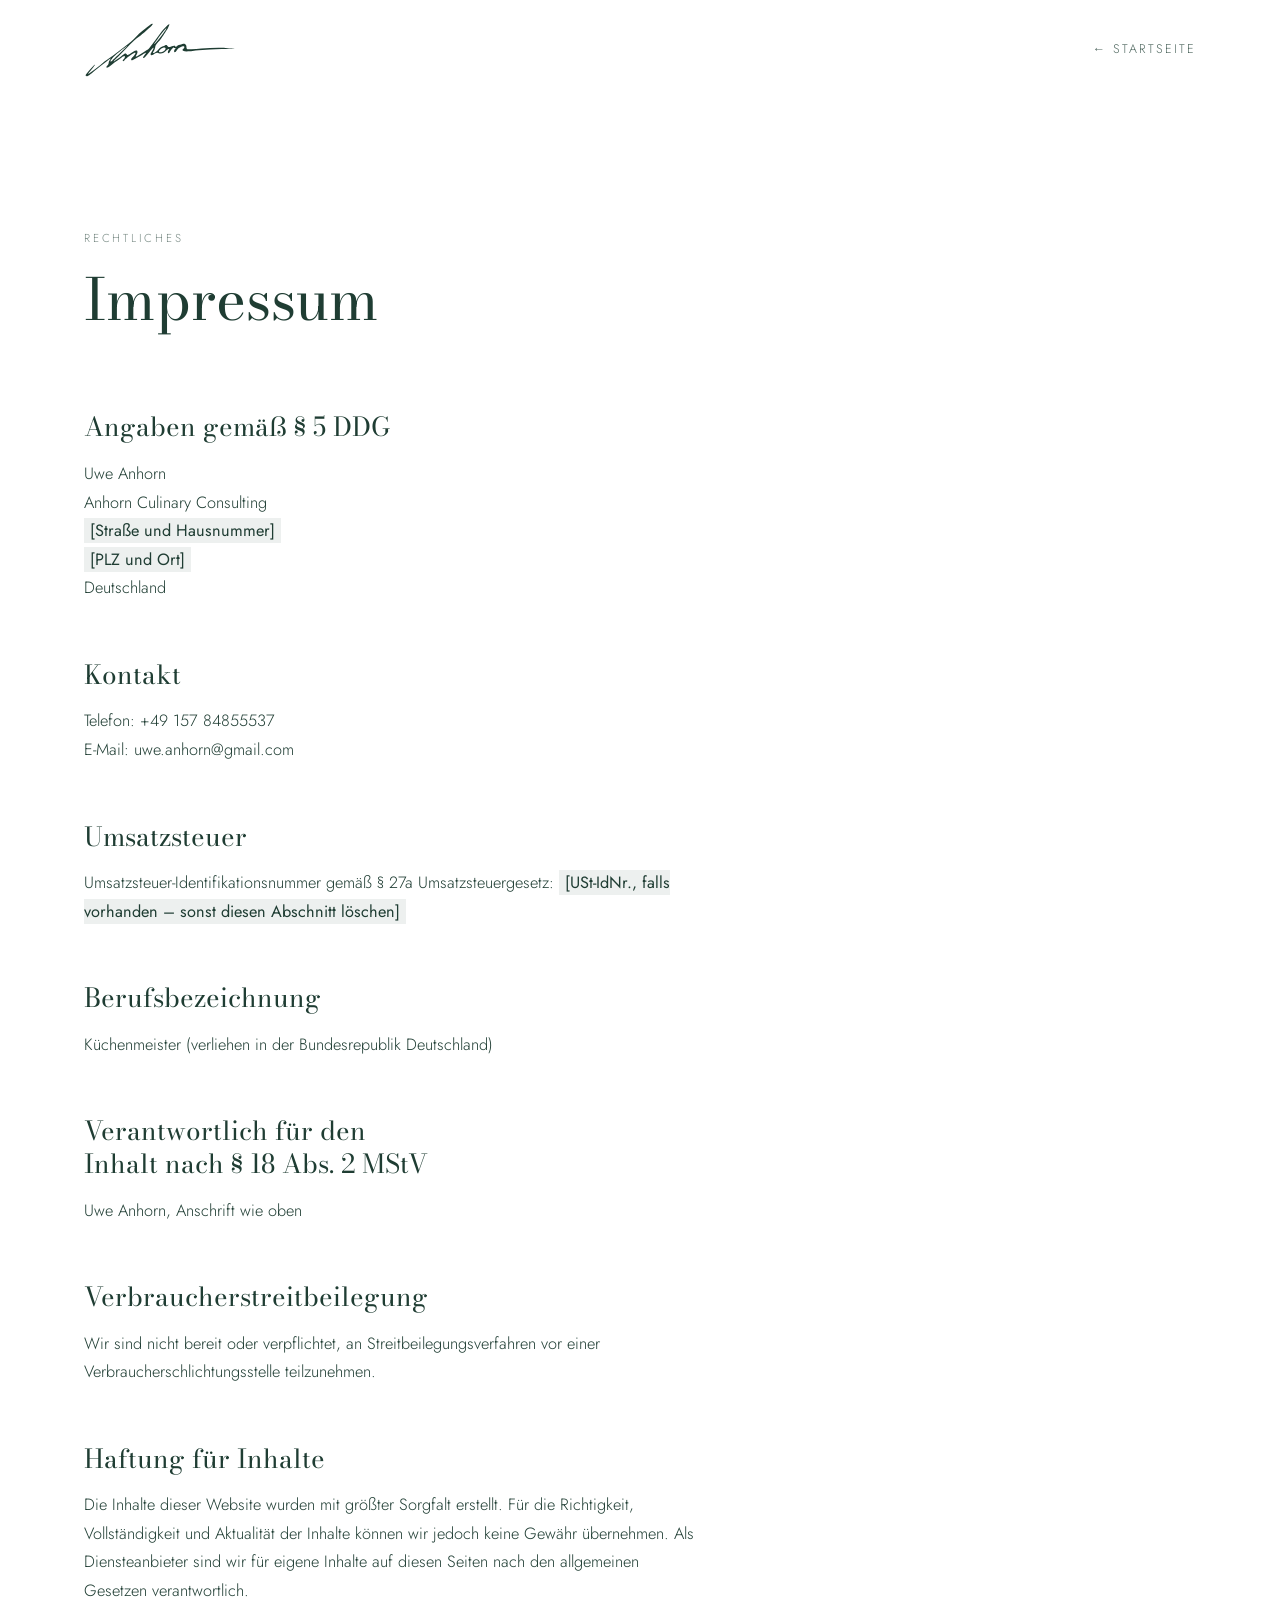
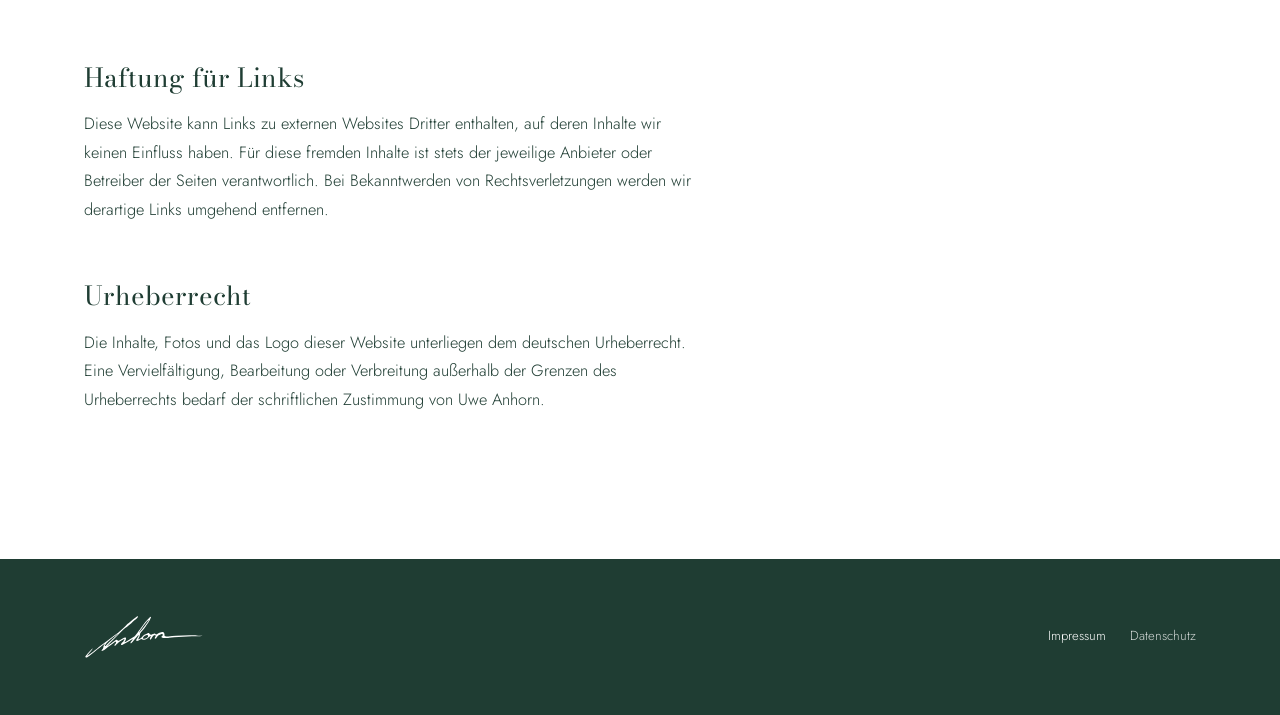
<file: impressum.html>
<!doctype html>
<html lang="de">
<head>
<meta charset="utf-8">
<meta name="viewport" content="width=device-width,initial-scale=1,viewport-fit=cover">
<meta name="robots" content="noindex">
<title>Impressum – Anhorn Culinary Consulting</title>
<link rel="stylesheet" href="assets/fonts.css">
<link rel="icon" href="favicon.svg" type="image/svg+xml">
<style>
:root{--white:#FFFFFF;--green:#1F3D33;--green-80:rgba(31,61,51,.78);--green-60:rgba(31,61,51,.6);--line:rgba(31,61,51,.16);
--display:"Bodoni Moda","Didot","Bodoni 72",Georgia,serif;--body:"Jost","Futura","Avenir Next","Helvetica Neue",Arial,sans-serif;color-scheme:light}
*{box-sizing:border-box}
html{-webkit-text-size-adjust:100%}
body{margin:0;background:var(--white);color:var(--green);font-family:var(--body);font-weight:300;font-size:1.02rem;line-height:1.75;padding-top:env(safe-area-inset-top,0px);padding-bottom:env(safe-area-inset-bottom,0px)}
.wrap{max-width:1240px;margin:0 auto;padding-left:max(16px,env(safe-area-inset-left,0px));padding-right:max(16px,env(safe-area-inset-right,0px))}
@media (min-width:700px){.wrap{padding-left:max(64px,env(safe-area-inset-left,0px));padding-right:max(64px,env(safe-area-inset-right,0px))}}
a{color:inherit}
:focus-visible{outline:1px solid currentColor;outline-offset:4px}
header .wrap{display:flex;align-items:center;justify-content:space-between;gap:24px;padding-block:22px}
.logo{display:block;color:var(--green);line-height:0}
.logo svg{height:56px;width:auto;display:block}
.back{font-size:.78rem;letter-spacing:.16em;text-transform:uppercase;text-decoration:none;color:var(--green-80)}
.back:hover{color:var(--green)}
main .wrap{padding-block:clamp(72px,10vw,144px)}
.legal{max-width:68ch}
.eyebrow{font-size:.72rem;letter-spacing:.24em;text-transform:uppercase;color:var(--green-60);margin:0 0 20px}
h1{font-family:var(--display);font-weight:400;font-size:clamp(2.2rem,1.7rem + 2.4vw,3.6rem);line-height:1.1;margin:0 0 clamp(48px,7vw,80px);text-wrap:balance}
h2{font-family:var(--display);font-weight:400;font-size:clamp(1.3rem,1.15rem + .6vw,1.65rem);line-height:1.25;margin:56px 0 16px;text-wrap:balance}
h3{font-weight:500;font-size:1rem;margin:32px 0 8px}
p,ul{margin:0 0 16px}
ul{padding-left:1.2em}
address{font-style:normal}
.todo{background:rgba(31,61,51,.08);padding:1px 6px;font-weight:400}
.updated{margin-top:64px;color:var(--green-60);font-size:.9rem}
footer{background:var(--green);color:var(--white)}
footer .wrap{padding-block:56px;display:flex;flex-wrap:wrap;gap:20px;justify-content:space-between;align-items:center;font-size:.82rem}
footer .logo{color:var(--white)}
footer .logo svg{height:44px}
footer nav{display:flex;gap:24px}
footer nav a{text-decoration:none;opacity:.8}
footer nav a:hover,footer nav a[aria-current]{opacity:1}
</style>
</head>
<body>
<header><div class="wrap"><a class="logo" href="/" aria-label="Zur Startseite"><svg viewBox="40 326 516 190" role="img" aria-label="Anhorn"><path fill="currentColor" d="M296.31,428.75l-.05-.02c-4.24-1.74-.25-6.74,1.6-8.86,2.81-3.25,6.44-5.1,10.41-6.32,1.64-.55,3.47-1.21,5.22-1.05,1.16.09,2.32.76,2.83,1.86,3.34,8.51-12.87,16.27-20.01,14.4M292.74,379.34c2.35-3.39,12.62-17.7,21.52-27.21,1.92-2.05,3.63-4.32,5.09-3.76.66.25-.67,2.44-2.98,6-2.9,4.48-11.43,16.28-19.28,26.06-9.93,12.38-18.35,21.44-19.31,20.92-.83-.45,9.89-14.69,14.97-22.02M130.17,457.39c1.16-2.59,2.79-3.85,4.16-6.01,1.62-2.54,3.08-4.19,5.37-6.36.14-.24,9.52-9.72,23.76-20.86,1.09-.93,2.56-1.99,3.89-2.94.28-.21.57-.41.85-.62l.04-.03c2.44-1.73,4.89-3.4,7.3-5.22,3.21-2.4,6.06-5.07,9.3-7.29,3.36-2.17.89.47-1.34,3.03l-18.45,17.67c-5.13,4.97-28.47,27.5-28.47,27.5-3.73,4.22-8.61,6.05-6.42,1.14M550.38,416.26v-.02c-.08-.11-.36-.24-.82-.34-.06-.02-.13-.03-.2-.04-.81-.14-1.69-.21-2.52-.23-4.73-.1-9.52.72-14.22.18-3.93-.44-7.85-1.51-12-1.83-8.11-.62-16.15-.42-24.26-.2-19.45.57-38.9,1.34-58.36,2.29-11.47.8-23.05,2.03-34.6,2.42-2.62.09-5.23.15-7.84.14-1.63-.05-3.37-.01-4.92-.57-4.64-1.73-1.89-8.63-3.8-12.44-1.45-3.72-5.56-6.07-9.46-5.69-5.39.5-10.28,3.87-15.69,4.4-3.13.32-6.81,5.73-9.94,5.58-3.71-.19-3.25-4.03-6.27-3.75-4.2.39-10.67,3.56-14.38,4.69-5.19,1.59-6.25-2.18-9.97-5.92-.38-.36-.87-.69-1.35-.86-3.21-1.05-5.84,2.17-8.7,3.28-3.4,1.5-7.3,1.88-10.44,3.99-6.49,4.14-9.85,11.28-16.29,15.32-1.03.79-11.24,7.48-10.03,2.9.2-.74.62-1.63.99-2.31,4.56-8.07,5.53-10.95,7.01-20.23.59-2.43,2.51-4.61,3.93-6.6,3.51-4.53,7.46-8.58,11.3-12.88,3.8-4.25,6.17-8.6,9.45-13.27.65-.93,14.81-21.85,18-28.15,0,0,4.08-7.81,4.71-11.28.24-1.33-1.49-2.31-5.58,1.39,0,0-1.28,1.31-1.71,1.74-9.1,8.98-16.01,16.78-23.9,26.78l-17.24,24.02c-8.23,10.4-10.99,14.7-18.74,24.36-5.14,6.4-8.79,7.31-14.11,11.04-7.66,5.65-15.95,10.22-24.1,15.11-1.55.76-10.52,7.01-8.49,1.98,1.08-2.61,3-4.94,4.18-7.64,1.3-2.92,2.29-6.34.67-9.25-3.27-5.39-18.5,5.94-22.88,8.5-2.38,1.41-4.75,3.42-7.32,4.42-2.03.86-3.79.36-5.08-1.29-1.02-1.15-1.95-2.66-3.48-3.13-2.3-.68-5.77,1.59-7.93,3.31-2.54,1.92-4.99,3.88-7.45,5.81-1.19.87-5.29,4.29-6.79,4.9l-15.07,10.87-.04.03c-.64.52-1.3,1-1.99,1.43-1.82,1.14-2.67.63-1.16-1.27.93-1.21,2.44-2.61,3.64-3.76,1.1-1.07,2.19-2.17,3.28-3.26,2.41-2.44,4.78-4.91,7.22-7.3l.04-.04,26.49-26.8c9.06-9.63,18.42-19.12,27.99-28.28,4.91-4.59,10.67-8.18,15.99-12.16,1.69-1.31,3.33-2.72,4.95-4.11,4.31-3.72,9.03-6.99,13.36-10.7,4.98-4.43,9.64-9.28,14.8-13.49,3.52-3.06,6.85-6.36,10.2-9.62.84-.86,1.85-1.96,2.6-3.06,1.31-1.77,1.75-4.21-.9-3.75-1.85.36-3.64,1.5-5.23,2.49-9.15,6.18-17.68,13.62-26.19,20.51-4.22,3.42-8.44,6.85-12.37,10.61-6.16,5.97-11.74,12.52-18.06,18.32-13.12,12.8-27.87,23.87-42.72,34.58-19.2,14.58-38.37,29.39-58.18,43.09-4.61,3.59-8.88,7.67-13.56,11.21-5.26,3.73-10.28,7.72-15.26,11.79-6.98,5.31-13.88,10.6-21.16,15.55-.88.56-1.69,1.07-2.62,1.49-.52.23-.88.32-1.11.3-.47-.06-.32-.65.19-1.54,1.6-2.68,5.54-7.06,7.77-9.79,2.82-3.49,5.46-6.77,8.34-10.27,1.9-2.36,4.1-4.61,5.48-7.34,1.87-3.84-2.38-.24-3.34.9-2.19,2.38-4.27,4.82-6.4,7.25-6.37,7.38-13.67,14.36-19.6,22.12-.8,1.23-1.48,2.49-1.52,3.94.16,3.62,4.15,3.35,6.97,2.29,2.19-.85,4.2-2.2,6.13-3.58,2.56-1.86,5.17-3.8,7.68-5.77,6.48-5.2,12.85-10.36,19.31-15.61,4.21-3.55,8.32-7.2,12.7-10.55,6.09-4.52,11.98-9.27,17.92-13.99,2.79-2.13,5.65-4.1,8.42-6.24.94-.67,7-5.58,5.95-3.05-1.52,3.04-4.38,5.61-5.63,8.82-.68,1.58-1.1,3.31-1.27,5.38-.22,2.42-.7,4.83-2.2,6.78-1.72,2.3-4.43,4.03-5.58,6.7-1.47,4.14,3.64,3.12,6.31,1.71,6.96-3.39,14.59-11.42,21.05-15.94,8.67-5.72,17.2-11.75,25.49-18,3.33-2.47,11.21-8.33,9.54.48-.63,3.21-4.39,5.45-6.39,9.08-1.83,3.32.79,5.14,4,2.26.94-.87,1.87-2.29,2.64-3.29,1.31-1.69,3.51-3.23,4.93-4.48,5.04-4.43,8.4-7.08,12.73-10.13,4.9-3.21,9.67-6.8,15.07-9.12,7.43-2.62-.1,7.87-1.78,9.76-2.05,2.47-4.54,4.71-6.65,7.05-1.11,1.16-2.05,2.53-2.61,4.05-1.11,2.81.33,4.85,3.49,3.98,2.37-.64,4.48-2.06,6.63-3.17,9.34-4.84,18.53-9.88,27.51-15.38,5.27-3.14,21.24-13.36,6.4,2.51-2.05,2.19-3.33,4.23-3.77,6.61-.41,2.23.93,2.81,2.99,1.74,2.88-1.56,4.73-4.33,6.8-6.74,3.52-4.28,8.26-8.71,11.53-13.16,2.71-3.7,4.66-6.08,7.65-9.49,1.51-1.65,2.94-3.41,4.83-4.65,5.24-3.08-4.07,11.97-4.68,13.12-1.74,3.25-4.07,5.95-3.75,9.32.25,1.5,1.37,2.33,2.83,2.47,5.02.05,9.11-3.85,13.18-6.32,2.24-1.54,4.95-2.82,7.72-2.04,1.36.35,2.65.94,3.97,1.47,8.85,3.72,18.91-1.8,24.95-8.33,3.29-3.88,6.61-5.49,10.98-6.49-.03.25-.11.54-.25.87-1.73,3.88-5.81,7.6-4.72,12.43.26.97.99,1.94,2.03,1.8,3.1-.72,4.48-4.64,5.96-7.16,1.77-3.16,4.45-6.83,7.26-9.14,2.5-2.1,4.22-4.32,5.96-1.56.58.92,5.97-.56,5.01.98-2.24,3.61-6.13,7.06-5.04,11.89.26.97.99,1.94,2.03,1.8,3.1-.72,4.48-2.95,5.96-5.46,1.77-3.16,3.93-6.14,6.74-8.45,2.84-2.38,6.38-3.7,9.79-5.06,1.44-.53,2.88-1.16,4.37-1.56,1.51-.38,3.15-.53,4.51.35,2.47,1.88,1.24,5.59-.93,7.21-1.46,1.29-3.04,2.21-3.74,3.55-.77,1.47.24,3.19,1.63,4.1,5.75,3.24,14.81,2.28,21.84,1.78,3.6-.31,6.7-.7,10.21-1.14,6.99-.94,14-1.26,21.04-1.86,25.62-2.47,51.37-3.25,77.07-4.44,6.75-.1,13.77.26,20.57,0,5.06-.15,10.3-.34,15.35-.41,1.88-.06,3.8-.09,5.64-.33.46-.06.93-.15,1.39-.25.78-.18,1.15-.4,1.05-.57"/></svg></a><a class="back" href="/">&#8592; Startseite</a></div></header>
<main><div class="wrap"><article class="legal">
<p class="eyebrow">Rechtliches</p>
<h1>Impressum</h1>

<h2>Angaben gemäß § 5 DDG</h2>
<address>
<p>Uwe Anhorn<br>
Anhorn Culinary Consulting<br>
<span class="todo">[Straße und Hausnummer]</span><br>
<span class="todo">[PLZ und Ort]</span><br>
Deutschland</p>
</address>

<h2>Kontakt</h2>
<p>Telefon: +49 157 84855537<br>
E-Mail: uwe.anhorn@gmail.com</p>

<h2>Umsatzsteuer</h2>
<p>Umsatzsteuer-Identifikationsnummer gemäß § 27a Umsatzsteuergesetz: <span class="todo">[USt-IdNr., falls vorhanden – sonst diesen Abschnitt löschen]</span></p>

<h2>Berufsbezeichnung</h2>
<p>Küchenmeister (verliehen in der Bundesrepublik Deutschland)</p>

<h2>Verantwortlich für den Inhalt nach § 18 Abs. 2 MStV</h2>
<p>Uwe Anhorn, Anschrift wie oben</p>

<h2>Verbraucherstreitbeilegung</h2>
<p>Wir sind nicht bereit oder verpflichtet, an Streitbeilegungsverfahren vor einer Verbraucherschlichtungsstelle teilzunehmen.</p>

<h2>Haftung für Inhalte</h2>
<p>Die Inhalte dieser Website wurden mit größter Sorgfalt erstellt. Für die Richtigkeit, Vollständigkeit und Aktualität der Inhalte können wir jedoch keine Gewähr übernehmen. Als Diensteanbieter sind wir für eigene Inhalte auf diesen Seiten nach den allgemeinen Gesetzen verantwortlich.</p>

<h2>Haftung für Links</h2>
<p>Diese Website kann Links zu externen Websites Dritter enthalten, auf deren Inhalte wir keinen Einfluss haben. Für diese fremden Inhalte ist stets der jeweilige Anbieter oder Betreiber der Seiten verantwortlich. Bei Bekanntwerden von Rechtsverletzungen werden wir derartige Links umgehend entfernen.</p>

<h2>Urheberrecht</h2>
<p>Die Inhalte, Fotos und das Logo dieser Website unterliegen dem deutschen Urheberrecht. Eine Vervielfältigung, Bearbeitung oder Verbreitung außerhalb der Grenzen des Urheberrechts bedarf der schriftlichen Zustimmung von Uwe Anhorn.</p>
</article></div></main>
<footer><div class="wrap"><a class="logo" href="/" aria-label="Zur Startseite"><svg viewBox="40 326 516 190" role="img" aria-label="Anhorn"><path fill="currentColor" d="M296.31,428.75l-.05-.02c-4.24-1.74-.25-6.74,1.6-8.86,2.81-3.25,6.44-5.1,10.41-6.32,1.64-.55,3.47-1.21,5.22-1.05,1.16.09,2.32.76,2.83,1.86,3.34,8.51-12.87,16.27-20.01,14.4M292.74,379.34c2.35-3.39,12.62-17.7,21.52-27.21,1.92-2.05,3.63-4.32,5.09-3.76.66.25-.67,2.44-2.98,6-2.9,4.48-11.43,16.28-19.28,26.06-9.93,12.38-18.35,21.44-19.31,20.92-.83-.45,9.89-14.69,14.97-22.02M130.17,457.39c1.16-2.59,2.79-3.85,4.16-6.01,1.62-2.54,3.08-4.19,5.37-6.36.14-.24,9.52-9.72,23.76-20.86,1.09-.93,2.56-1.99,3.89-2.94.28-.21.57-.41.85-.62l.04-.03c2.44-1.73,4.89-3.4,7.3-5.22,3.21-2.4,6.06-5.07,9.3-7.29,3.36-2.17.89.47-1.34,3.03l-18.45,17.67c-5.13,4.97-28.47,27.5-28.47,27.5-3.73,4.22-8.61,6.05-6.42,1.14M550.38,416.26v-.02c-.08-.11-.36-.24-.82-.34-.06-.02-.13-.03-.2-.04-.81-.14-1.69-.21-2.52-.23-4.73-.1-9.52.72-14.22.18-3.93-.44-7.85-1.51-12-1.83-8.11-.62-16.15-.42-24.26-.2-19.45.57-38.9,1.34-58.36,2.29-11.47.8-23.05,2.03-34.6,2.42-2.62.09-5.23.15-7.84.14-1.63-.05-3.37-.01-4.92-.57-4.64-1.73-1.89-8.63-3.8-12.44-1.45-3.72-5.56-6.07-9.46-5.69-5.39.5-10.28,3.87-15.69,4.4-3.13.32-6.81,5.73-9.94,5.58-3.71-.19-3.25-4.03-6.27-3.75-4.2.39-10.67,3.56-14.38,4.69-5.19,1.59-6.25-2.18-9.97-5.92-.38-.36-.87-.69-1.35-.86-3.21-1.05-5.84,2.17-8.7,3.28-3.4,1.5-7.3,1.88-10.44,3.99-6.49,4.14-9.85,11.28-16.29,15.32-1.03.79-11.24,7.48-10.03,2.9.2-.74.62-1.63.99-2.31,4.56-8.07,5.53-10.95,7.01-20.23.59-2.43,2.51-4.61,3.93-6.6,3.51-4.53,7.46-8.58,11.3-12.88,3.8-4.25,6.17-8.6,9.45-13.27.65-.93,14.81-21.85,18-28.15,0,0,4.08-7.81,4.71-11.28.24-1.33-1.49-2.31-5.58,1.39,0,0-1.28,1.31-1.71,1.74-9.1,8.98-16.01,16.78-23.9,26.78l-17.24,24.02c-8.23,10.4-10.99,14.7-18.74,24.36-5.14,6.4-8.79,7.31-14.11,11.04-7.66,5.65-15.95,10.22-24.1,15.11-1.55.76-10.52,7.01-8.49,1.98,1.08-2.61,3-4.94,4.18-7.64,1.3-2.92,2.29-6.34.67-9.25-3.27-5.39-18.5,5.94-22.88,8.5-2.38,1.41-4.75,3.42-7.32,4.42-2.03.86-3.79.36-5.08-1.29-1.02-1.15-1.95-2.66-3.48-3.13-2.3-.68-5.77,1.59-7.93,3.31-2.54,1.92-4.99,3.88-7.45,5.81-1.19.87-5.29,4.29-6.79,4.9l-15.07,10.87-.04.03c-.64.52-1.3,1-1.99,1.43-1.82,1.14-2.67.63-1.16-1.27.93-1.21,2.44-2.61,3.64-3.76,1.1-1.07,2.19-2.17,3.28-3.26,2.41-2.44,4.78-4.91,7.22-7.3l.04-.04,26.49-26.8c9.06-9.63,18.42-19.12,27.99-28.28,4.91-4.59,10.67-8.18,15.99-12.16,1.69-1.31,3.33-2.72,4.95-4.11,4.31-3.72,9.03-6.99,13.36-10.7,4.98-4.43,9.64-9.28,14.8-13.49,3.52-3.06,6.85-6.36,10.2-9.62.84-.86,1.85-1.96,2.6-3.06,1.31-1.77,1.75-4.21-.9-3.75-1.85.36-3.64,1.5-5.23,2.49-9.15,6.18-17.68,13.62-26.19,20.51-4.22,3.42-8.44,6.85-12.37,10.61-6.16,5.97-11.74,12.52-18.06,18.32-13.12,12.8-27.87,23.87-42.72,34.58-19.2,14.58-38.37,29.39-58.18,43.09-4.61,3.59-8.88,7.67-13.56,11.21-5.26,3.73-10.28,7.72-15.26,11.79-6.98,5.31-13.88,10.6-21.16,15.55-.88.56-1.69,1.07-2.62,1.49-.52.23-.88.32-1.11.3-.47-.06-.32-.65.19-1.54,1.6-2.68,5.54-7.06,7.77-9.79,2.82-3.49,5.46-6.77,8.34-10.27,1.9-2.36,4.1-4.61,5.48-7.34,1.87-3.84-2.38-.24-3.34.9-2.19,2.38-4.27,4.82-6.4,7.25-6.37,7.38-13.67,14.36-19.6,22.12-.8,1.23-1.48,2.49-1.52,3.94.16,3.62,4.15,3.35,6.97,2.29,2.19-.85,4.2-2.2,6.13-3.58,2.56-1.86,5.17-3.8,7.68-5.77,6.48-5.2,12.85-10.36,19.31-15.61,4.21-3.55,8.32-7.2,12.7-10.55,6.09-4.52,11.98-9.27,17.92-13.99,2.79-2.13,5.65-4.1,8.42-6.24.94-.67,7-5.58,5.95-3.05-1.52,3.04-4.38,5.61-5.63,8.82-.68,1.58-1.1,3.31-1.27,5.38-.22,2.42-.7,4.83-2.2,6.78-1.72,2.3-4.43,4.03-5.58,6.7-1.47,4.14,3.64,3.12,6.31,1.71,6.96-3.39,14.59-11.42,21.05-15.94,8.67-5.72,17.2-11.75,25.49-18,3.33-2.47,11.21-8.33,9.54.48-.63,3.21-4.39,5.45-6.39,9.08-1.83,3.32.79,5.14,4,2.26.94-.87,1.87-2.29,2.64-3.29,1.31-1.69,3.51-3.23,4.93-4.48,5.04-4.43,8.4-7.08,12.73-10.13,4.9-3.21,9.67-6.8,15.07-9.12,7.43-2.62-.1,7.87-1.78,9.76-2.05,2.47-4.54,4.71-6.65,7.05-1.11,1.16-2.05,2.53-2.61,4.05-1.11,2.81.33,4.85,3.49,3.98,2.37-.64,4.48-2.06,6.63-3.17,9.34-4.84,18.53-9.88,27.51-15.38,5.27-3.14,21.24-13.36,6.4,2.51-2.05,2.19-3.33,4.23-3.77,6.61-.41,2.23.93,2.81,2.99,1.74,2.88-1.56,4.73-4.33,6.8-6.74,3.52-4.28,8.26-8.71,11.53-13.16,2.71-3.7,4.66-6.08,7.65-9.49,1.51-1.65,2.94-3.41,4.83-4.65,5.24-3.08-4.07,11.97-4.68,13.12-1.74,3.25-4.07,5.95-3.75,9.32.25,1.5,1.37,2.33,2.83,2.47,5.02.05,9.11-3.85,13.18-6.32,2.24-1.54,4.95-2.82,7.72-2.04,1.36.35,2.65.94,3.97,1.47,8.85,3.72,18.91-1.8,24.95-8.33,3.29-3.88,6.61-5.49,10.98-6.49-.03.25-.11.54-.25.87-1.73,3.88-5.81,7.6-4.72,12.43.26.97.99,1.94,2.03,1.8,3.1-.72,4.48-4.64,5.96-7.16,1.77-3.16,4.45-6.83,7.26-9.14,2.5-2.1,4.22-4.32,5.96-1.56.58.92,5.97-.56,5.01.98-2.24,3.61-6.13,7.06-5.04,11.89.26.97.99,1.94,2.03,1.8,3.1-.72,4.48-2.95,5.96-5.46,1.77-3.16,3.93-6.14,6.74-8.45,2.84-2.38,6.38-3.7,9.79-5.06,1.44-.53,2.88-1.16,4.37-1.56,1.51-.38,3.15-.53,4.51.35,2.47,1.88,1.24,5.59-.93,7.21-1.46,1.29-3.04,2.21-3.74,3.55-.77,1.47.24,3.19,1.63,4.1,5.75,3.24,14.81,2.28,21.84,1.78,3.6-.31,6.7-.7,10.21-1.14,6.99-.94,14-1.26,21.04-1.86,25.62-2.47,51.37-3.25,77.07-4.44,6.75-.1,13.77.26,20.57,0,5.06-.15,10.3-.34,15.35-.41,1.88-.06,3.8-.09,5.64-.33.46-.06.93-.15,1.39-.25.78-.18,1.15-.4,1.05-.57"/></svg></a>
<nav><a href="impressum.html" aria-current="page">Impressum</a><a href="datenschutz.html">Datenschutz</a></nav></div></footer>
</body>
</html>
</file>
<file: assets/fonts.css>
@font-face{font-family:"Bodoni Moda";font-style:normal;font-weight:400;font-display:swap;src:url("fonts/bodoni-moda-latin-400-normal.woff2") format("woff2")}
@font-face{font-family:"Bodoni Moda";font-style:italic;font-weight:400;font-display:swap;src:url("fonts/bodoni-moda-latin-400-italic.woff2") format("woff2")}
@font-face{font-family:"Jost";font-style:normal;font-weight:300;font-display:swap;src:url("fonts/jost-latin-300-normal.woff2") format("woff2")}
@font-face{font-family:"Jost";font-style:normal;font-weight:400;font-display:swap;src:url("fonts/jost-latin-400-normal.woff2") format("woff2")}
@font-face{font-family:"Jost";font-style:normal;font-weight:500;font-display:swap;src:url("fonts/jost-latin-500-normal.woff2") format("woff2")}
</file>
